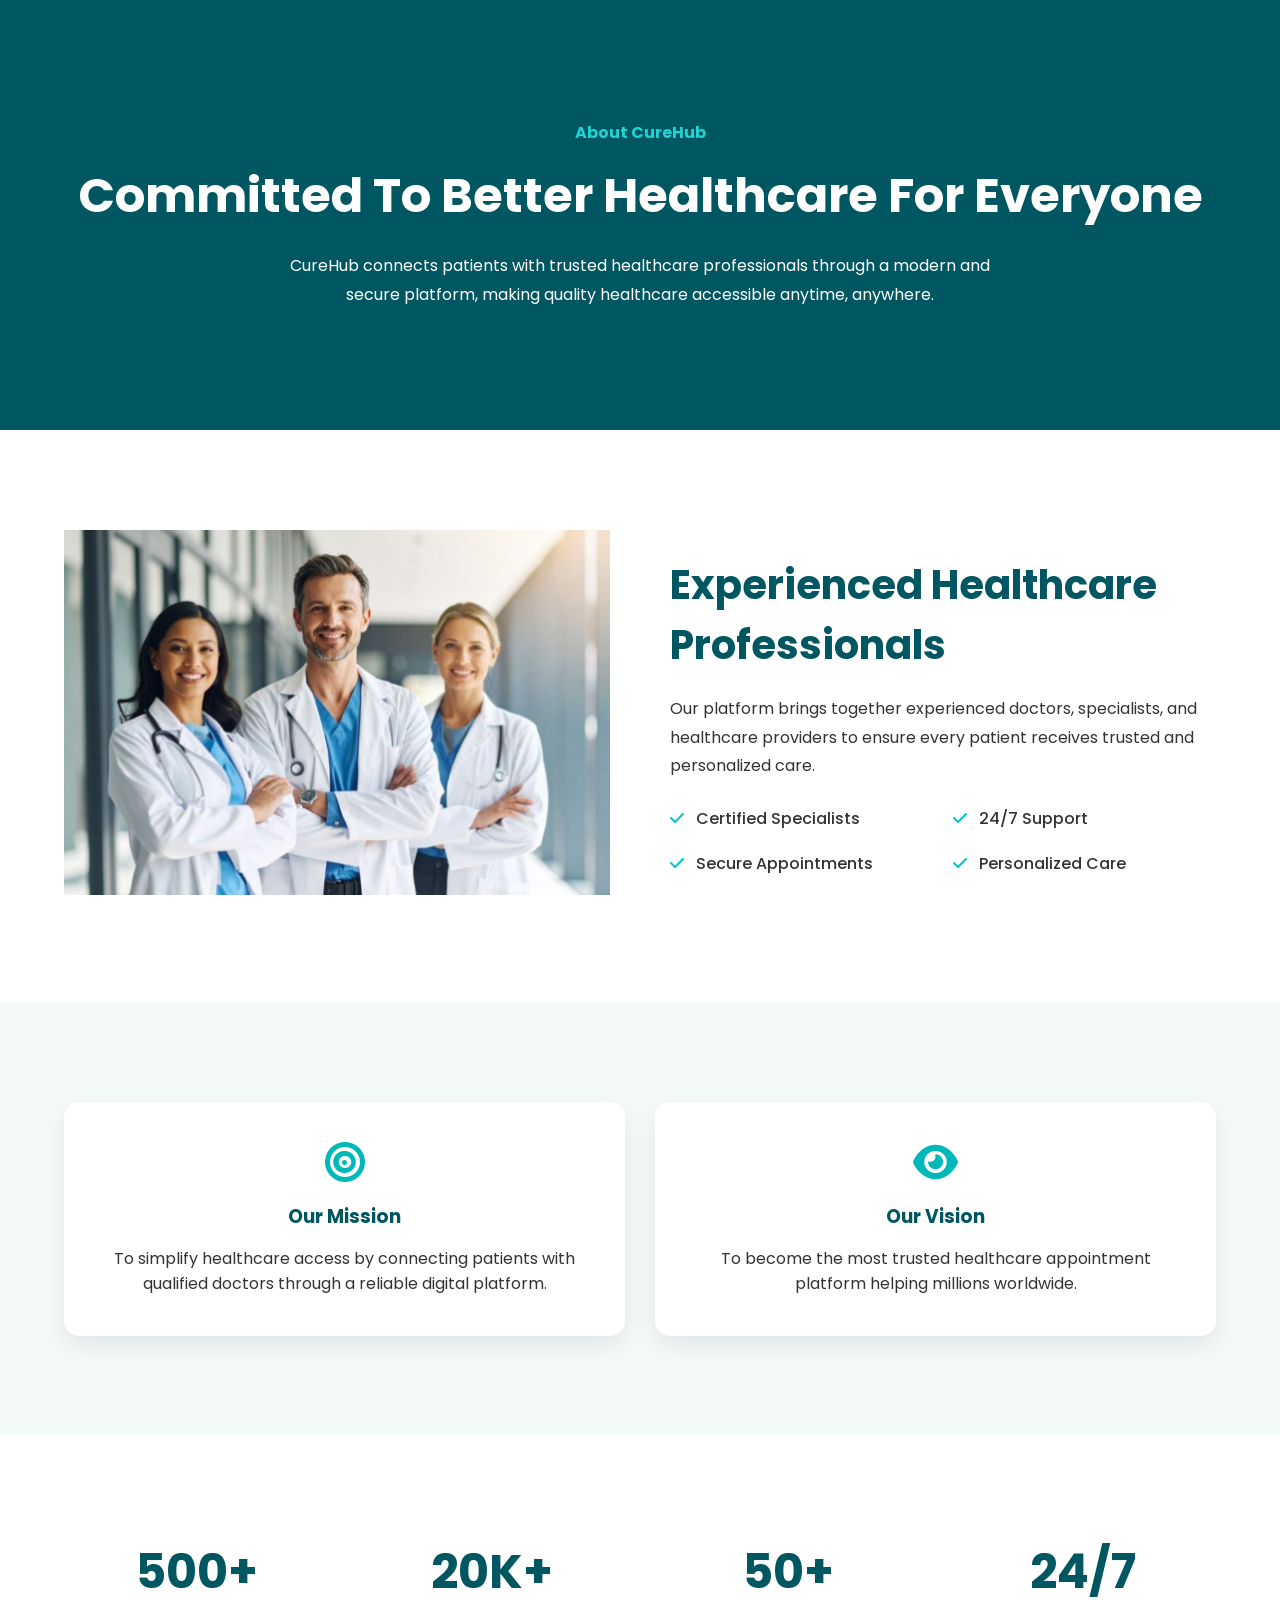
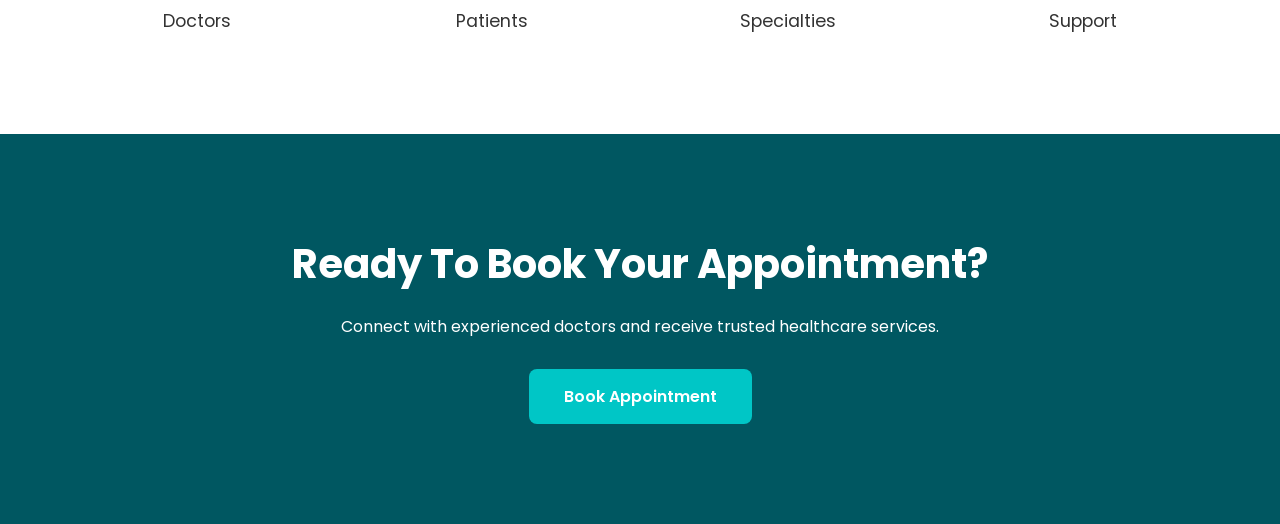
<file: assets/HTML/about.html>
<!DOCTYPE html>
<html lang="en">

<head>
    <meta charset="UTF-8">
    <meta name="viewport" content="width=device-width, initial-scale=1.0">
    <title>About Us | CureHub</title>

    <link rel="stylesheet" href="../css/about.css">
    <link rel="stylesheet" href="https://cdnjs.cloudflare.com/ajax/libs/font-awesome/6.5.1/css/all.min.css">
    <link rel="shortcut icon" href="../images/favicon.png" type="image/svg+xml">
</head>

<body>

    <!-- HERO SECTION -->

    <section class="about-hero">

        <div class="container">

            <div class="hero-content">

                <h4>About CureHub</h4>

                <h1>Committed To Better Healthcare For Everyone</h1>

                <p>
                    CureHub connects patients with trusted healthcare
                    professionals through a modern and secure platform,
                    making quality healthcare accessible anytime, anywhere.
                </p>

            </div>

        </div>

    </section>

    <!-- ABOUT -->

    <section class="about-section">

        <div class="container about-grid">

            <div class="about-image">

                <img src="../images/about-doctor.png" alt="Doctor">

            </div>

            <div class="about-content">

                <h2>Experienced Healthcare Professionals</h2>

                <p>
                    Our platform brings together experienced doctors,
                    specialists, and healthcare providers to ensure
                    every patient receives trusted and personalized care.
                </p>

                <div class="features">

                    <div>
                        <i class="fa-solid fa-check"></i>
                        Certified Specialists
                    </div>

                    <div>
                        <i class="fa-solid fa-check"></i>
                        24/7 Support
                    </div>

                    <div>
                        <i class="fa-solid fa-check"></i>
                        Secure Appointments
                    </div>

                    <div>
                        <i class="fa-solid fa-check"></i>
                        Personalized Care
                    </div>

                </div>

            </div>

        </div>

    </section>

    <!-- MISSION VISION -->

    <section class="mission-section">

        <div class="container mission-grid">

            <div class="card">

                <i class="fa-solid fa-bullseye"></i>

                <h3>Our Mission</h3>

                <p>
                    To simplify healthcare access by connecting patients
                    with qualified doctors through a reliable digital platform.
                </p>

            </div>

            <div class="card">

                <i class="fa-solid fa-eye"></i>

                <h3>Our Vision</h3>

                <p>
                    To become the most trusted healthcare appointment
                    platform helping millions worldwide.
                </p>

            </div>

        </div>

    </section>

    <!-- STATS -->

    <section class="stats">

        <div class="container stats-grid">

            <div>
                <h2>500+</h2>
                <p>Doctors</p>
            </div>

            <div>
                <h2>20K+</h2>
                <p>Patients</p>
            </div>

            <div>
                <h2>50+</h2>
                <p>Specialties</p>
            </div>

            <div>
                <h2>24/7</h2>
                <p>Support</p>
            </div>

        </div>

    </section>

    <!-- CTA -->

    <section class="cta">

        <div class="container">

            <h2>Ready To Book Your Appointment?</h2>

            <p>
                Connect with experienced doctors and receive trusted healthcare services.
            </p>

            <a href="appointment.html" class="btn">
                Book Appointment
            </a>

        </div>

    </section>

</body>

</html>
</file>
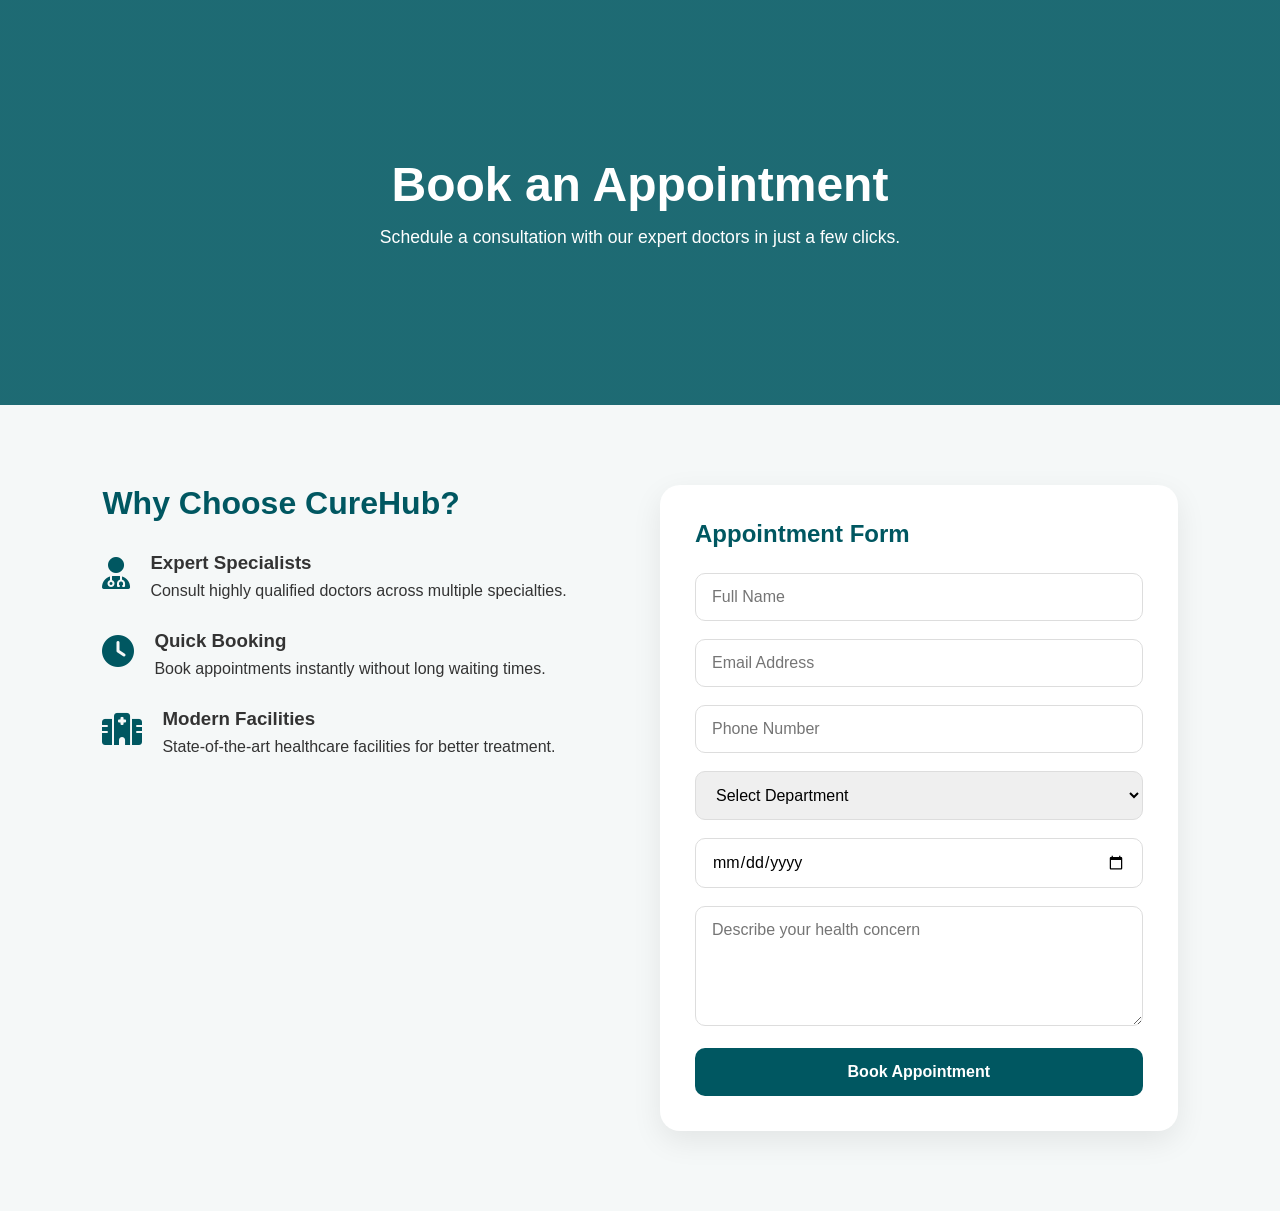
<file: assets/HTML/appointment.html>
<!DOCTYPE html>
<html lang="en">

<head>
    <meta charset="UTF-8">
    <meta name="viewport" content="width=device-width, initial-scale=1.0">
    <title>Book Appointment | CureHub</title>

    <link rel="stylesheet" href="../css/appointment.css">

    <link rel="stylesheet" href="https://cdnjs.cloudflare.com/ajax/libs/font-awesome/6.5.2/css/all.min.css">
    <link rel="shortcut icon" href="../images/favicon.png" type="image/svg+xml">
</head>

<body>

    <!-- Hero Section -->
    <section class="appointment-hero">
        <div class="hero-content">
            <h1>Book an Appointment</h1>
            <p>Schedule a consultation with our expert doctors in just a few clicks.</p>
        </div>
    </section>

    <!-- Appointment Form -->
    <section class="appointment-section">

        <div class="appointment-container">

            <div class="appointment-info">
                <h2>Why Choose CureHub?</h2>

                <div class="feature">
                    <i class="fas fa-user-doctor"></i>
                    <div>
                        <h3>Expert Specialists</h3>
                        <p>Consult highly qualified doctors across multiple specialties.</p>
                    </div>
                </div>

                <div class="feature">
                    <i class="fas fa-clock"></i>
                    <div>
                        <h3>Quick Booking</h3>
                        <p>Book appointments instantly without long waiting times.</p>
                    </div>
                </div>

                <div class="feature">
                    <i class="fas fa-hospital"></i>
                    <div>
                        <h3>Modern Facilities</h3>
                        <p>State-of-the-art healthcare facilities for better treatment.</p>
                    </div>
                </div>

            </div>

            <div class="appointment-form-card">

                <h2>Appointment Form</h2>

                <form>

                    <div class="input-group">
                        <input type="text" placeholder="Full Name" required>
                    </div>

                    <div class="input-group">
                        <input type="email" placeholder="Email Address" required>
                    </div>

                    <div class="input-group">
                        <input type="tel" placeholder="Phone Number" required>
                    </div>

                    <div class="input-group">
                        <select required>
                            <option value="">Select Department</option>
                            <option>Cardiology</option>
                            <option>Neurology</option>
                            <option>Orthopedics</option>
                            <option>Pediatrics</option>
                            <option>Dermatology</option>
                            <option>General Medicine</option>
                        </select>
                    </div>

                    <div class="input-group">
                        <input type="date" required>
                    </div>

                    <div class="input-group">
                        <textarea rows="5" placeholder="Describe your health concern"></textarea>
                    </div>

                    <button type="submit" class="btn">
                        Book Appointment
                    </button>

                </form>

            </div>

        </div>

    </section>

</body>

</html>
</file>
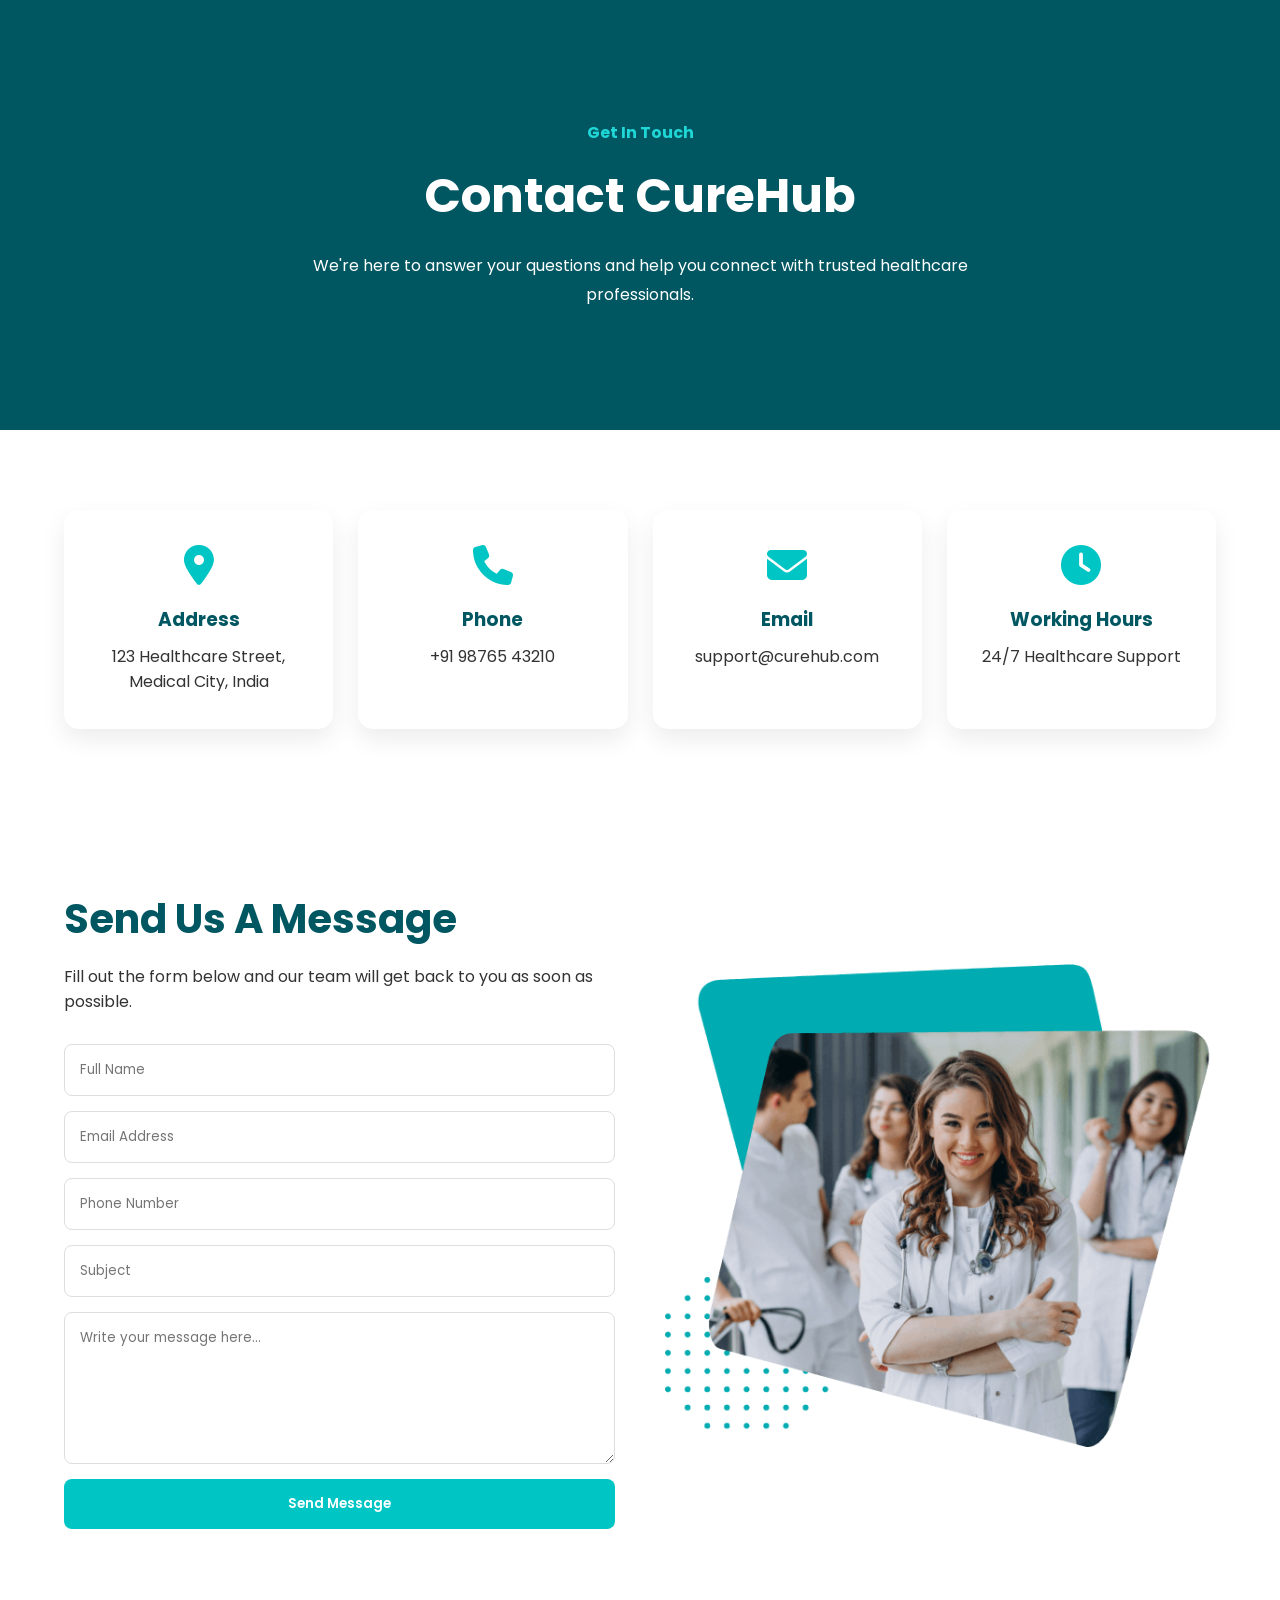
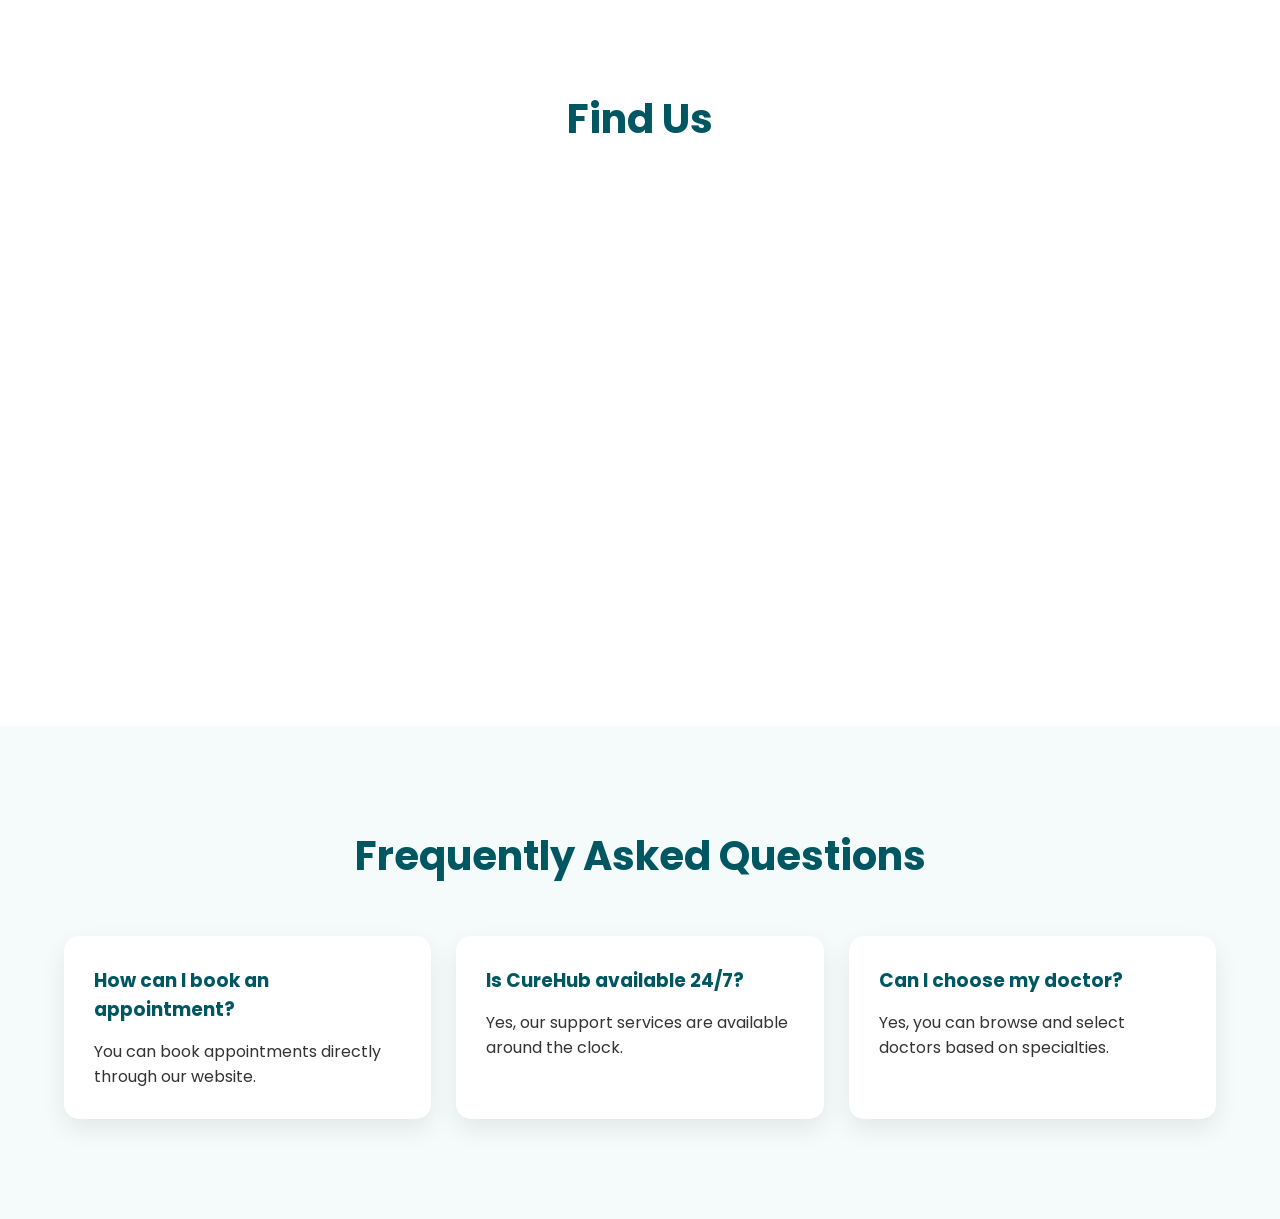
<file: assets/HTML/contact.html>
<!DOCTYPE html>
<html lang="en">
<head>
    <meta charset="UTF-8">
    <meta name="viewport" content="width=device-width, initial-scale=1.0">
    <title>Contact Us | CureHub</title>

    <link rel="stylesheet" href="../css/contact.css">

    <link rel="stylesheet"
    href="https://cdnjs.cloudflare.com/ajax/libs/font-awesome/6.5.1/css/all.min.css">
    <link rel="shortcut icon" href="../images/favicon.png" type="image/svg+xml">
</head>
<body>

<!-- HERO -->

<section class="contact-hero">

    <div class="container">

        <h4>Get In Touch</h4>

        <h1>Contact CureHub</h1>

        <p>
            We're here to answer your questions and help you connect with
            trusted healthcare professionals.
        </p>

    </div>

</section>

<!-- CONTACT INFO -->

<section class="contact-info">

    <div class="container">

        <div class="info-grid">

            <div class="info-card">
                <i class="fa-solid fa-location-dot"></i>
                <h3>Address</h3>
                <p>123 Healthcare Street, Medical City, India</p>
            </div>

            <div class="info-card">
                <i class="fa-solid fa-phone"></i>
                <h3>Phone</h3>
                <p>+91 98765 43210</p>
            </div>

            <div class="info-card">
                <i class="fa-solid fa-envelope"></i>
                <h3>Email</h3>
                <p>support@curehub.com</p>
            </div>

            <div class="info-card">
                <i class="fa-solid fa-clock"></i>
                <h3>Working Hours</h3>
                <p>24/7 Healthcare Support</p>
            </div>

        </div>

    </div>

</section>

<!-- CONTACT FORM -->

<section class="contact-section">

    <div class="container">

        <div class="contact-grid">

            <div class="contact-content">

                <h2>Send Us A Message</h2>

                <p>
                    Fill out the form below and our team will get back
                    to you as soon as possible.
                </p>

                <form>

                    <input type="text" placeholder="Full Name" required>

                    <input type="email" placeholder="Email Address" required>

                    <input type="tel" placeholder="Phone Number">

                    <input type="text" placeholder="Subject">

                    <textarea rows="6"
                    placeholder="Write your message here..."></textarea>

                    <button type="submit">
                        Send Message
                    </button>

                </form>

            </div>

            <div class="contact-image">

                <img src="../images/hero-banner.png"
                alt="Healthcare">

            </div>

        </div>

    </div>

</section>

<!-- MAP -->

<section class="map-section">

    <div class="container">

        <h2>Find Us</h2>

        <div class="map">

            <iframe
                src="https://maps.google.com/maps?q=Kolkata&t=&z=10&ie=UTF8&iwloc=&output=embed"
                loading="lazy">
            </iframe>

        </div>

    </div>

</section>

<!-- FAQ -->

<section class="faq-section">

    <div class="container">

        <h2>Frequently Asked Questions</h2>

        <div class="faq-grid">

            <div class="faq-card">
                <h3>How can I book an appointment?</h3>
                <p>
                    You can book appointments directly through our website.
                </p>
            </div>

            <div class="faq-card">
                <h3>Is CureHub available 24/7?</h3>
                <p>
                    Yes, our support services are available around the clock.
                </p>
            </div>

            <div class="faq-card">
                <h3>Can I choose my doctor?</h3>
                <p>
                    Yes, you can browse and select doctors based on specialties.
                </p>
            </div>

        </div>

    </div>

</section>

</body>
</html>
</file>
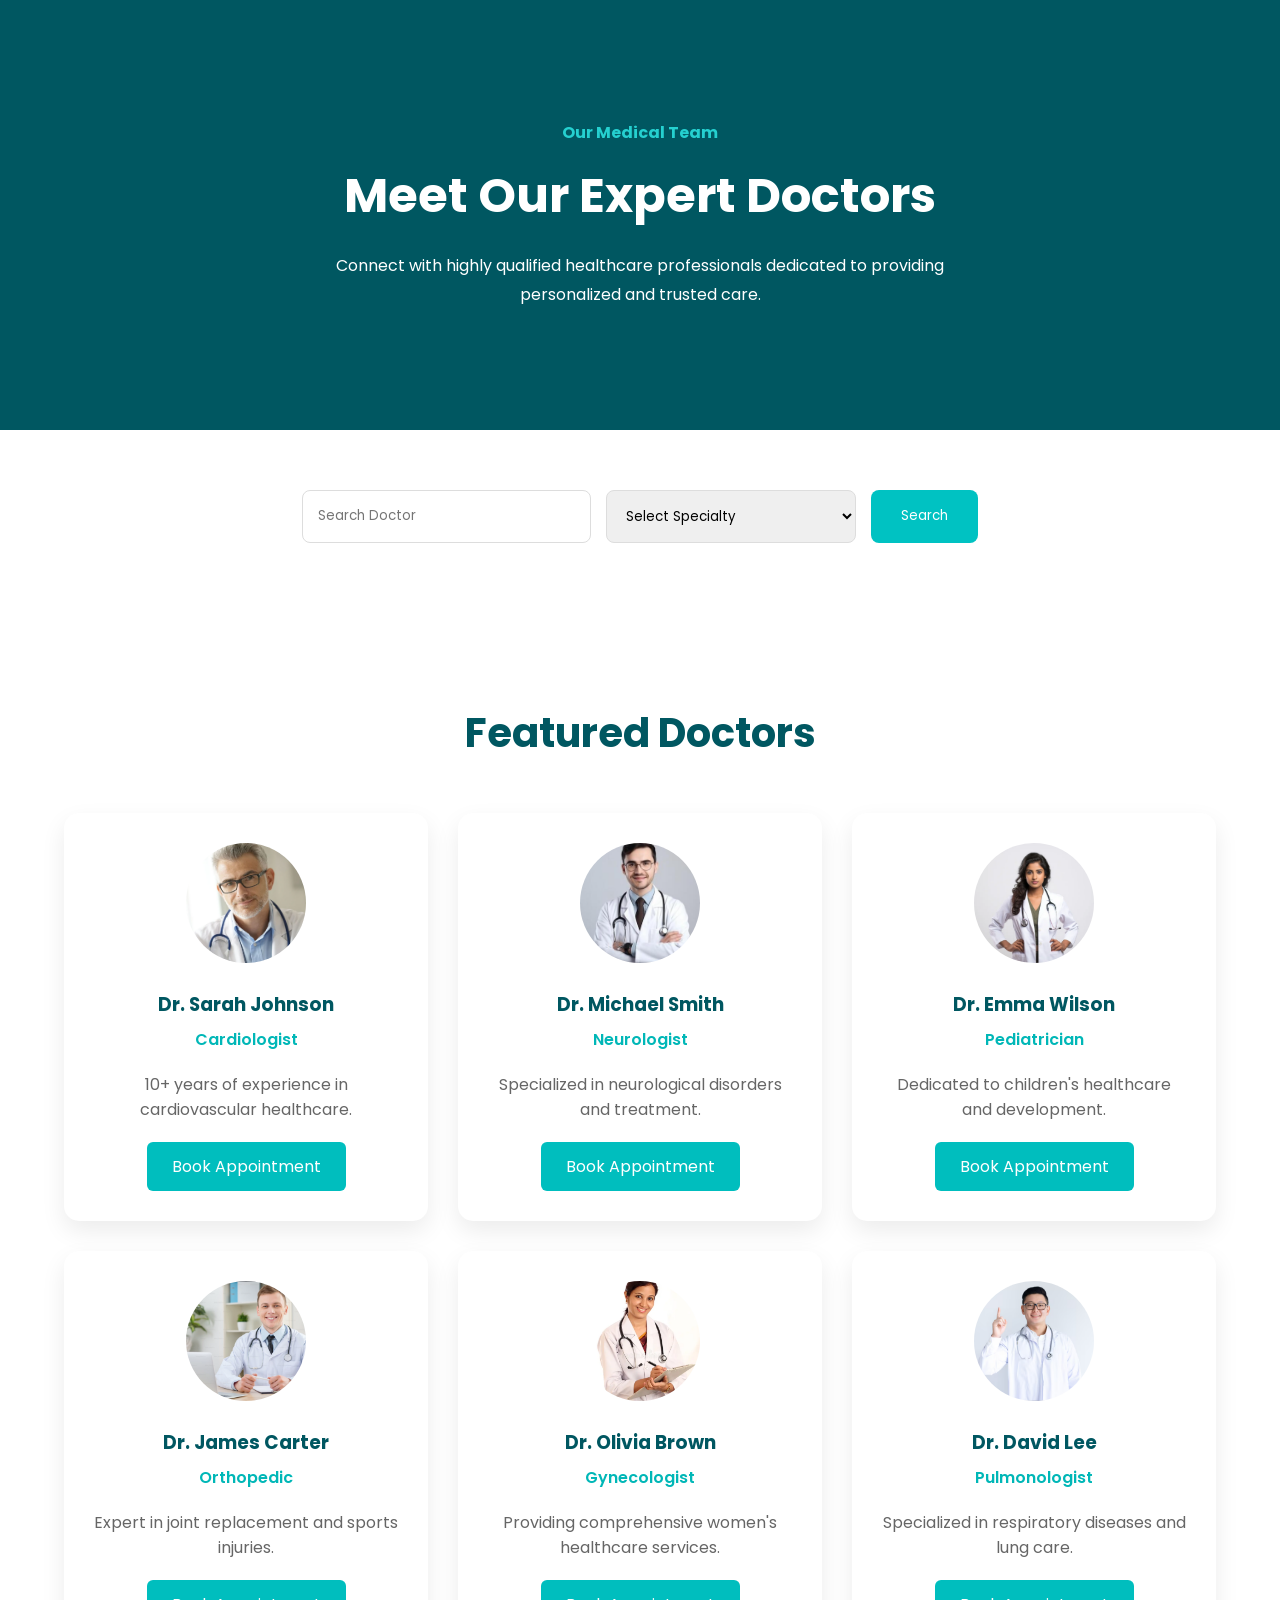
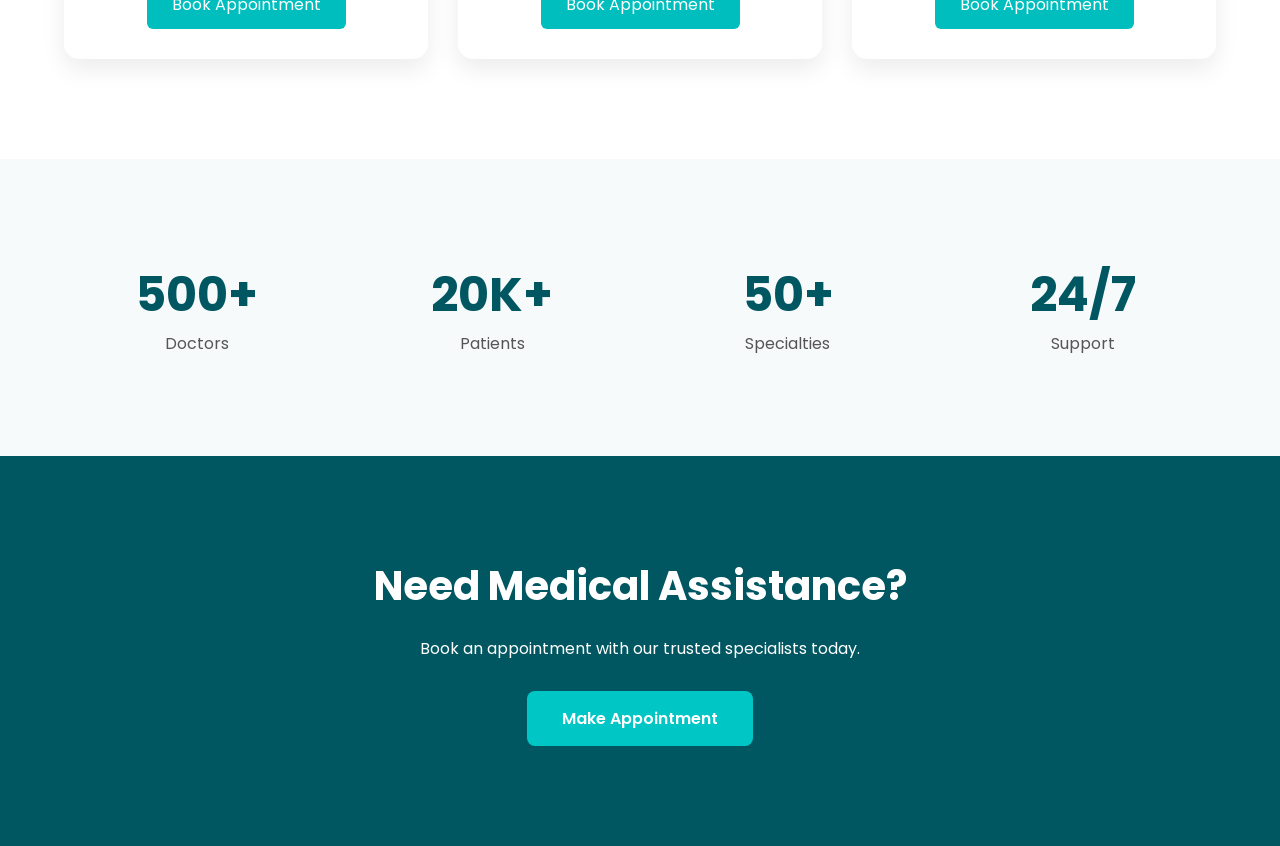
<file: assets/HTML/doctor.html>
<!DOCTYPE html>
<html lang="en">

<head>
    <meta charset="UTF-8">
    <meta name="viewport" content="width=device-width, initial-scale=1.0">
    <title>Doctors | CureHub</title>

    <link rel="stylesheet" href="../css/doctor.css">

    <link rel="stylesheet" href="https://cdnjs.cloudflare.com/ajax/libs/font-awesome/6.5.1/css/all.min.css">
    <link rel="shortcut icon" href="../images/favicon.png" type="image/svg+xml">
</head>

<body>

    <!-- HERO -->

    <section class="hero">

        <div class="container">

            <h4>Our Medical Team</h4>

            <h1>Meet Our Expert Doctors</h1>

            <p>
                Connect with highly qualified healthcare professionals
                dedicated to providing personalized and trusted care.
            </p>

        </div>

    </section>

    <!-- SEARCH -->

    <section class="search-section">

        <div class="container">

            <div class="search-box">

                <input type="text" placeholder="Search Doctor">

                <select>
                    <option>Select Specialty</option>
                    <option>Cardiology</option>
                    <option>Neurology</option>
                    <option>Pediatrics</option>
                    <option>Orthopedics</option>
                </select>

                <button>Search</button>

            </div>

        </div>

    </section>

    <!-- DOCTORS -->

    <section class="doctors">

        <div class="container">

            <div class="section-title">
                <h2>Featured Doctors</h2>
            </div>

            <div class="doctor-grid">

                <div class="doctor-card">

                    <img src="../images/doctor1.png" alt="Doctor">

                    <h3>Dr. Sarah Johnson</h3>

                    <span>Cardiologist</span>

                    <p>
                        10+ years of experience in cardiovascular healthcare.
                    </p>

                    <a href="appointment.html">Book Appointment</a>

                </div>

                <div class="doctor-card">

                    <img src="../images/doctor2.png" alt="Doctor">

                    <h3>Dr. Michael Smith</h3>

                    <span>Neurologist</span>

                    <p>
                        Specialized in neurological disorders and treatment.
                    </p>

                    <a href="appointment.html">Book Appointment</a>

                </div>

                <div class="doctor-card">

                    <img src="../images/doctor3.png" alt="Doctor">

                    <h3>Dr. Emma Wilson</h3>

                    <span>Pediatrician</span>

                    <p>
                        Dedicated to children's healthcare and development.
                    </p>

                    <a href="appointment.html">Book Appointment</a>

                </div>

                <div class="doctor-card">

                    <img src="../images/doctor4.png" alt="Doctor">

                    <h3>Dr. James Carter</h3>

                    <span>Orthopedic</span>

                    <p>
                        Expert in joint replacement and sports injuries.
                    </p>

                    <a href="appointment.html">Book Appointment</a>

                </div>

                <div class="doctor-card">

                    <img src="../images/doctor5.png" alt="Doctor">

                    <h3>Dr. Olivia Brown</h3>

                    <span>Gynecologist</span>

                    <p>
                        Providing comprehensive women's healthcare services.
                    </p>

                    <a href="appointment.html">Book Appointment</a>

                </div>

                <div class="doctor-card">

                    <img src="../images/doctor6.png" alt="Doctor">

                    <h3>Dr. David Lee</h3>

                    <span>Pulmonologist</span>

                    <p>
                        Specialized in respiratory diseases and lung care.
                    </p>

                    <a href="appointment.html">Book Appointment</a>

                </div>

            </div>

        </div>

    </section>

    <!-- STATS -->

    <section class="stats">

        <div class="container stats-grid">

            <div>
                <h2>500+</h2>
                <p>Doctors</p>
            </div>

            <div>
                <h2>20K+</h2>
                <p>Patients</p>
            </div>

            <div>
                <h2>50+</h2>
                <p>Specialties</p>
            </div>

            <div>
                <h2>24/7</h2>
                <p>Support</p>
            </div>

        </div>

    </section>

    <!-- CTA -->

    <section class="cta">

        <div class="container">

            <h2>Need Medical Assistance?</h2>

            <p>
                Book an appointment with our trusted specialists today.
            </p>

            <a href="appointment.html" class="btn">
                Make Appointment
            </a>

        </div>

    </section>

</body>

</html>
</file>
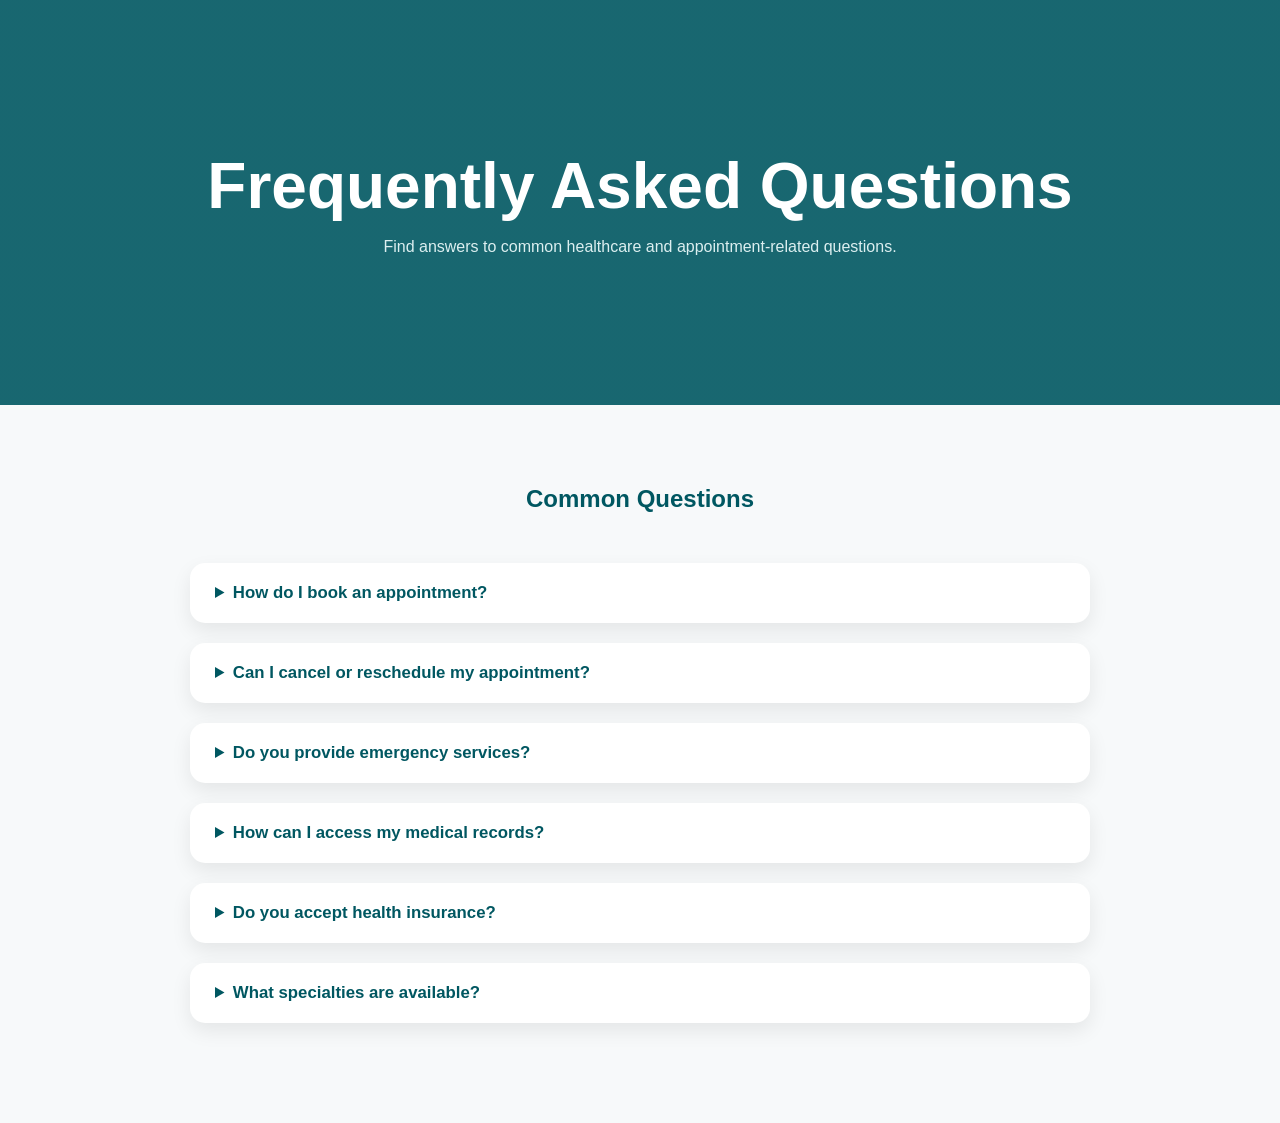
<file: assets/HTML/faq.html>
<!DOCTYPE html>
<html lang="en">

<head>
    <meta charset="UTF-8">
    <meta name="viewport" content="width=device-width, initial-scale=1.0">
    <title>FAQs | CureHub</title>

    <link rel="stylesheet" href="../css/faq.css">

    <link rel="stylesheet" href="https://cdnjs.cloudflare.com/ajax/libs/font-awesome/6.5.2/css/all.min.css">
    <link rel="shortcut icon" href="../images/favicon.png" type="image/svg+xml">
</head>

<body>

    <section class="hero">
        <div class="hero-content">
            <h1>Frequently Asked Questions</h1>
            <p>Find answers to common healthcare and appointment-related questions.</p>
        </div>
    </section>

    <section class="faq-section">

        <div class="section-title">
            <h2>Common Questions</h2>
        </div>

        <div class="faq-container">

            <details>
                <summary>How do I book an appointment?</summary>
                <p>You can book an appointment through our Appointment page.</p>
            </details>

            <details>
                <summary>Can I cancel or reschedule my appointment?</summary>
                <p>Yes, appointments can be modified subject to availability.</p>
            </details>

            <details>
                <summary>Do you provide emergency services?</summary>
                <p>Yes, our emergency department operates 24/7.</p>
            </details>

            <details>
                <summary>How can I access my medical records?</summary>
                <p>You may request records through our support team.</p>
            </details>

            <details>
                <summary>Do you accept health insurance?</summary>
                <p>Yes, we work with a variety of insurance providers.</p>
            </details>

            <details>
                <summary>What specialties are available?</summary>
                <p>We provide Cardiology, Neurology, Orthopedics, Pediatrics and more.</p>
            </details>

        </div>

    </section>

</body>

</html>
</file>
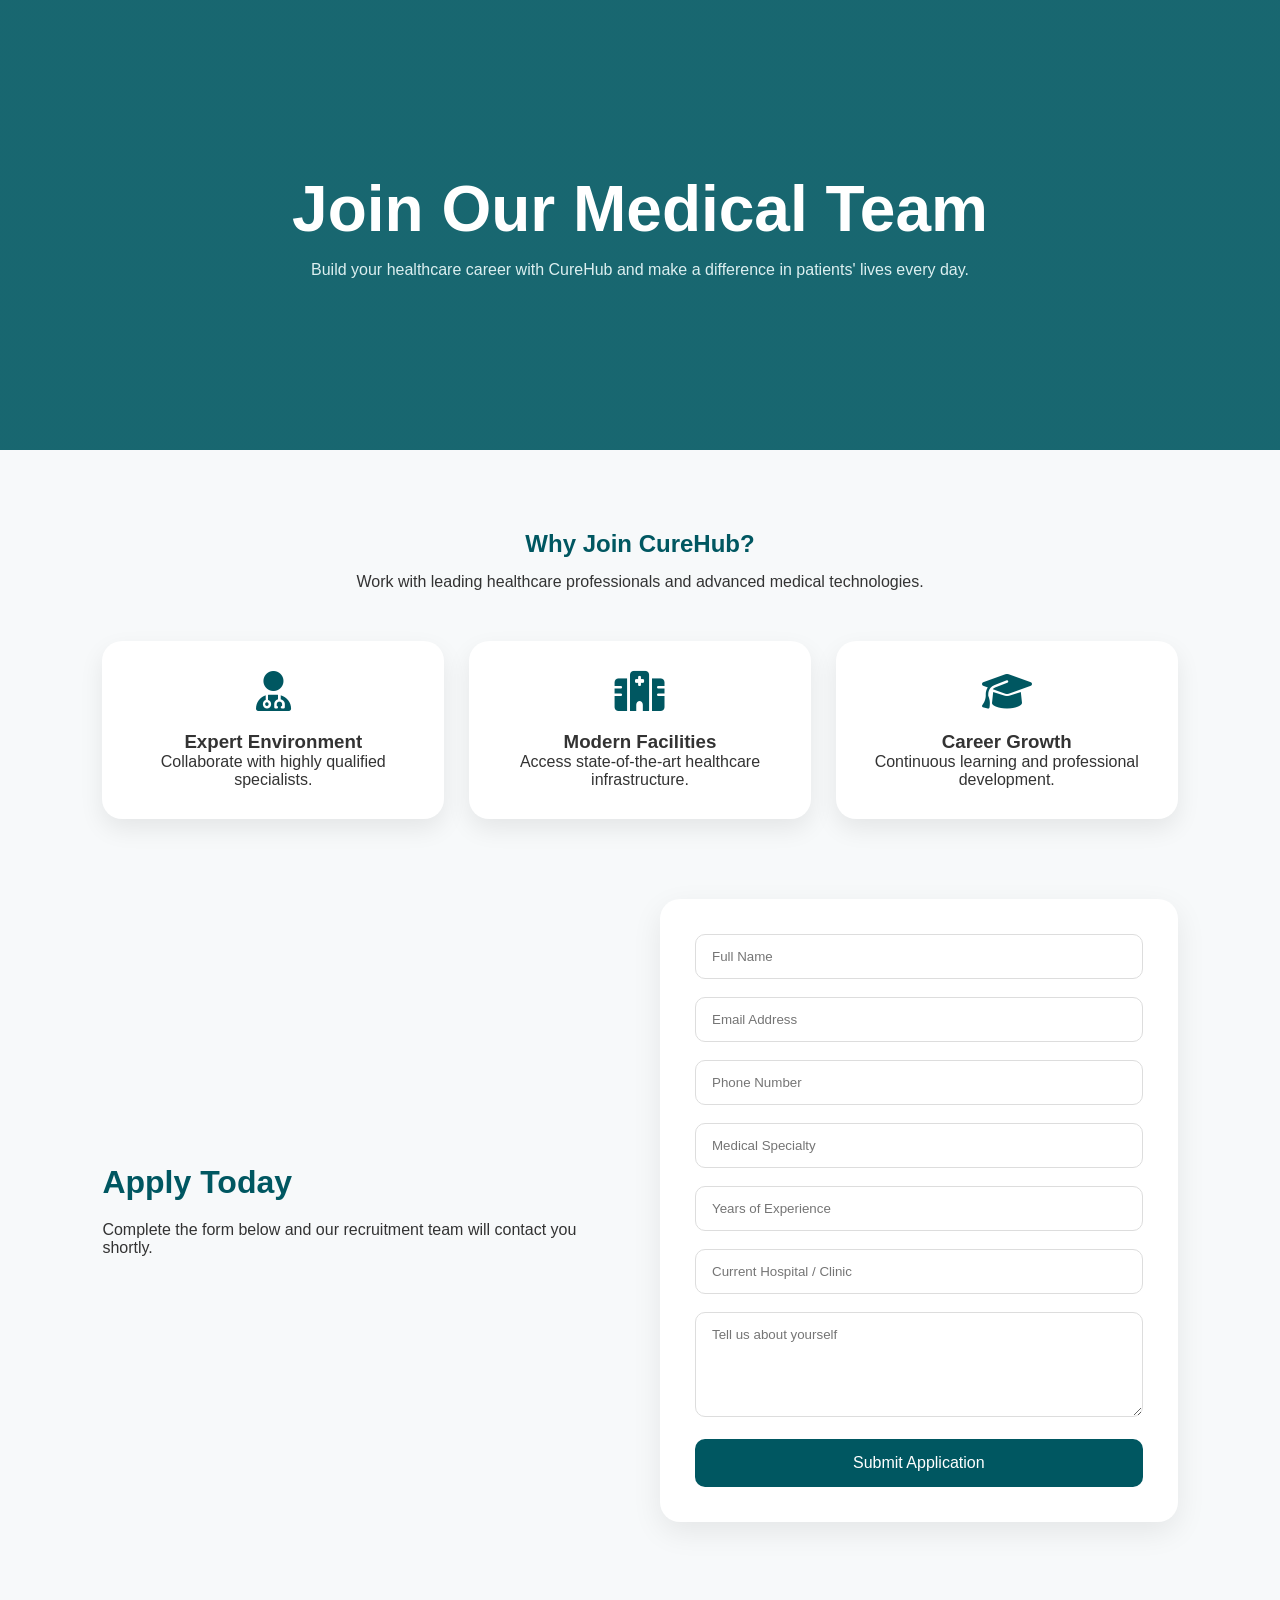
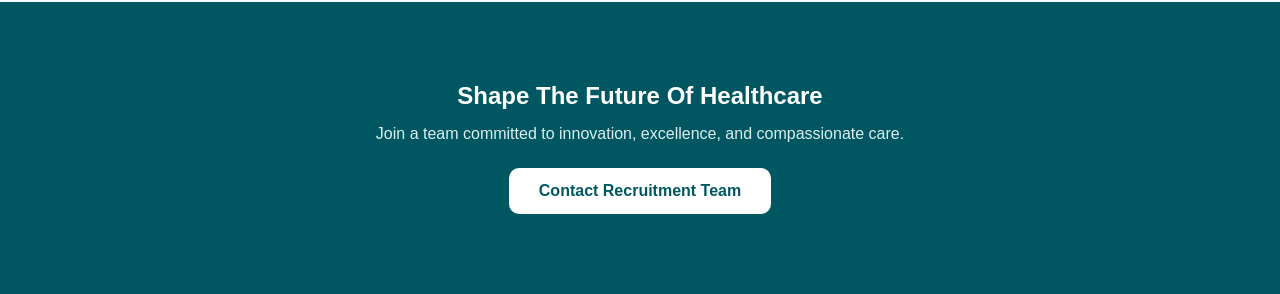
<file: assets/HTML/join-doctor.html>
<!DOCTYPE html>
<html lang="en">

<head>
    <meta charset="UTF-8">
    <meta name="viewport" content="width=device-width, initial-scale=1.0">
    <title>Become a Doctor | CureHub</title>

    <link rel="stylesheet" href="../css/join-doctor.css">

    <link rel="stylesheet" href="https://cdnjs.cloudflare.com/ajax/libs/font-awesome/6.5.2/css/all.min.css">
    <link rel="shortcut icon" href="../images/favicon.png" type="image/svg+xml">
</head>

<body>

    <!-- Hero -->

    <section class="hero">

        <div class="hero-content">
            <h1>Join Our Medical Team</h1>

            <p>
                Build your healthcare career with CureHub and
                make a difference in patients' lives every day.
            </p>
        </div>

    </section>

    <!-- Benefits -->

    <section class="benefits">

        <div class="section-title">
            <h2>Why Join CureHub?</h2>
            <p>
                Work with leading healthcare professionals and
                advanced medical technologies.
            </p>
        </div>

        <div class="benefit-grid">

            <div class="benefit-card">
                <i class="fas fa-user-doctor"></i>
                <h3>Expert Environment</h3>
                <p>
                    Collaborate with highly qualified specialists.
                </p>
            </div>

            <div class="benefit-card">
                <i class="fas fa-hospital"></i>
                <h3>Modern Facilities</h3>
                <p>
                    Access state-of-the-art healthcare infrastructure.
                </p>
            </div>

            <div class="benefit-card">
                <i class="fas fa-graduation-cap"></i>
                <h3>Career Growth</h3>
                <p>
                    Continuous learning and professional development.
                </p>
            </div>

        </div>

    </section>

    <!-- Form -->

    <section class="doctor-form-section">

        <div class="form-container">

            <div class="form-info">
                <h2>Apply Today</h2>

                <p>
                    Complete the form below and our recruitment
                    team will contact you shortly.
                </p>
            </div>

            <div class="form-card">

                <form>

                    <div class="input-group">
                        <input type="text" placeholder="Full Name" required>
                    </div>

                    <div class="input-group">
                        <input type="email" placeholder="Email Address" required>
                    </div>

                    <div class="input-group">
                        <input type="tel" placeholder="Phone Number" required>
                    </div>

                    <div class="input-group">
                        <input type="text" placeholder="Medical Specialty" required>
                    </div>

                    <div class="input-group">
                        <input type="text" placeholder="Years of Experience" required>
                    </div>

                    <div class="input-group">
                        <input type="text" placeholder="Current Hospital / Clinic">
                    </div>

                    <div class="input-group">
                        <textarea rows="5" placeholder="Tell us about yourself"></textarea>
                    </div>

                    <button type="submit" class="btn">
                        Submit Application
                    </button>

                </form>

            </div>

        </div>

    </section>

    <!-- CTA -->

    <section class="cta">

        <h2>Shape The Future Of Healthcare</h2>

        <p>
            Join a team committed to innovation,
            excellence, and compassionate care.
        </p>

        <a href="contact.html" class="cta-btn">
            Contact Recruitment Team
        </a>

    </section>

</body>

</html>
</file>
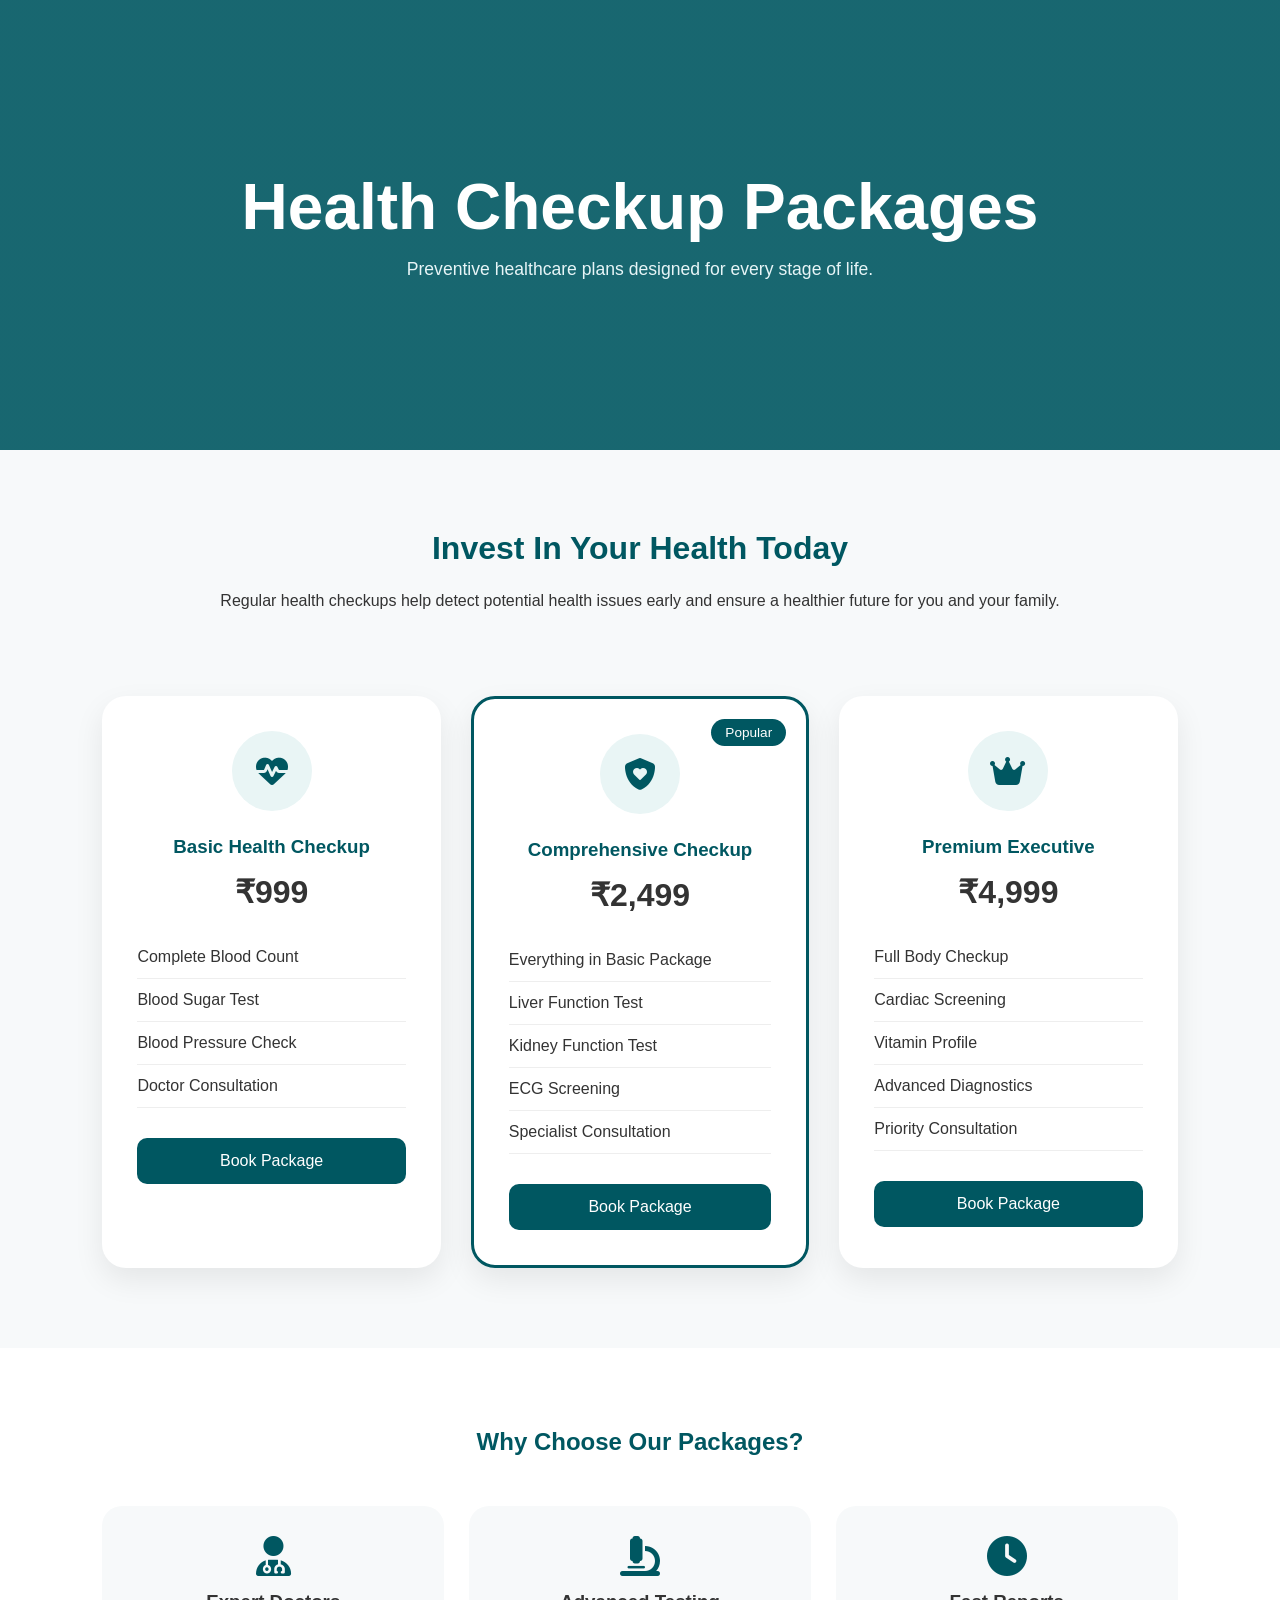
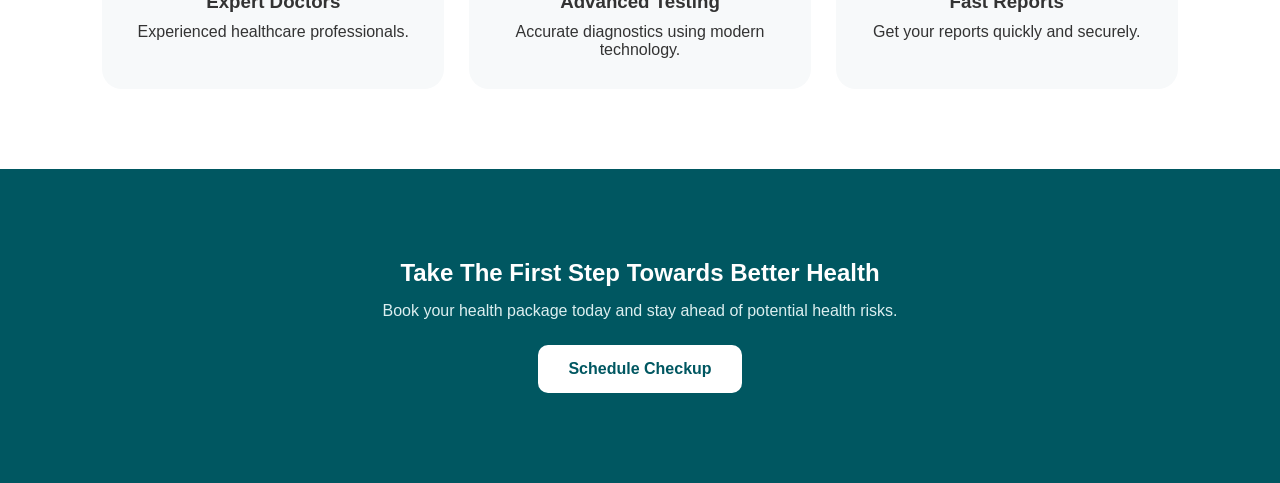
<file: assets/HTML/packages.html>
<!DOCTYPE html>
<html lang="en">

<head>
    <meta charset="UTF-8">
    <meta name="viewport" content="width=device-width, initial-scale=1.0">
    <title>Health Packages | CureHub</title>

    <link rel="stylesheet" href="../css/packages.css">

    <link rel="stylesheet" href="https://cdnjs.cloudflare.com/ajax/libs/font-awesome/6.5.2/css/all.min.css">
    <link rel="shortcut icon" href="../images/favicon.png" type="image/svg+xml">
</head>

<body>

    <!-- Hero Section -->

    <section class="hero">
        <div class="hero-content">
            <h1>Health Checkup Packages</h1>
            <p>
                Preventive healthcare plans designed for every stage of life.
            </p>
        </div>
    </section>

    <!-- Intro -->

    <section class="intro">
        <h2>Invest In Your Health Today</h2>

        <p>
            Regular health checkups help detect potential health issues early
            and ensure a healthier future for you and your family.
        </p>
    </section>

    <!-- Packages -->

    <section class="packages">

        <div class="package-card">
            <div class="package-icon">
                <i class="fas fa-heart-pulse"></i>
            </div>

            <h3>Basic Health Checkup</h3>

            <div class="price">₹999</div>

            <ul>
                <li>Complete Blood Count</li>
                <li>Blood Sugar Test</li>
                <li>Blood Pressure Check</li>
                <li>Doctor Consultation</li>
            </ul>

            <a href="appointment.html" class="btn">
                Book Package
            </a>
        </div>

        <div class="package-card featured">

            <span class="badge">Popular</span>

            <div class="package-icon">
                <i class="fas fa-shield-heart"></i>
            </div>

            <h3>Comprehensive Checkup</h3>

            <div class="price">₹2,499</div>

            <ul>
                <li>Everything in Basic Package</li>
                <li>Liver Function Test</li>
                <li>Kidney Function Test</li>
                <li>ECG Screening</li>
                <li>Specialist Consultation</li>
            </ul>

            <a href="appointment.html" class="btn">
                Book Package
            </a>
        </div>

        <div class="package-card">
            <div class="package-icon">
                <i class="fas fa-crown"></i>
            </div>

            <h3>Premium Executive</h3>

            <div class="price">₹4,999</div>

            <ul>
                <li>Full Body Checkup</li>
                <li>Cardiac Screening</li>
                <li>Vitamin Profile</li>
                <li>Advanced Diagnostics</li>
                <li>Priority Consultation</li>
            </ul>

            <a href="appointment.html" class="btn">
                Book Package
            </a>
        </div>

    </section>

    <!-- Benefits -->

    <section class="benefits">

        <h2>Why Choose Our Packages?</h2>

        <div class="benefits-grid">

            <div class="benefit-card">
                <i class="fas fa-user-doctor"></i>
                <h3>Expert Doctors</h3>
                <p>Experienced healthcare professionals.</p>
            </div>

            <div class="benefit-card">
                <i class="fas fa-microscope"></i>
                <h3>Advanced Testing</h3>
                <p>Accurate diagnostics using modern technology.</p>
            </div>

            <div class="benefit-card">
                <i class="fas fa-clock"></i>
                <h3>Fast Reports</h3>
                <p>Get your reports quickly and securely.</p>
            </div>

        </div>

    </section>

    <!-- CTA -->

    <section class="cta">

        <h2>Take The First Step Towards Better Health</h2>

        <p>
            Book your health package today and stay ahead of potential health risks.
        </p>

        <a href="appointment.html" class="cta-btn">
            Schedule Checkup
        </a>

    </section>

</body>

</html>
</file>
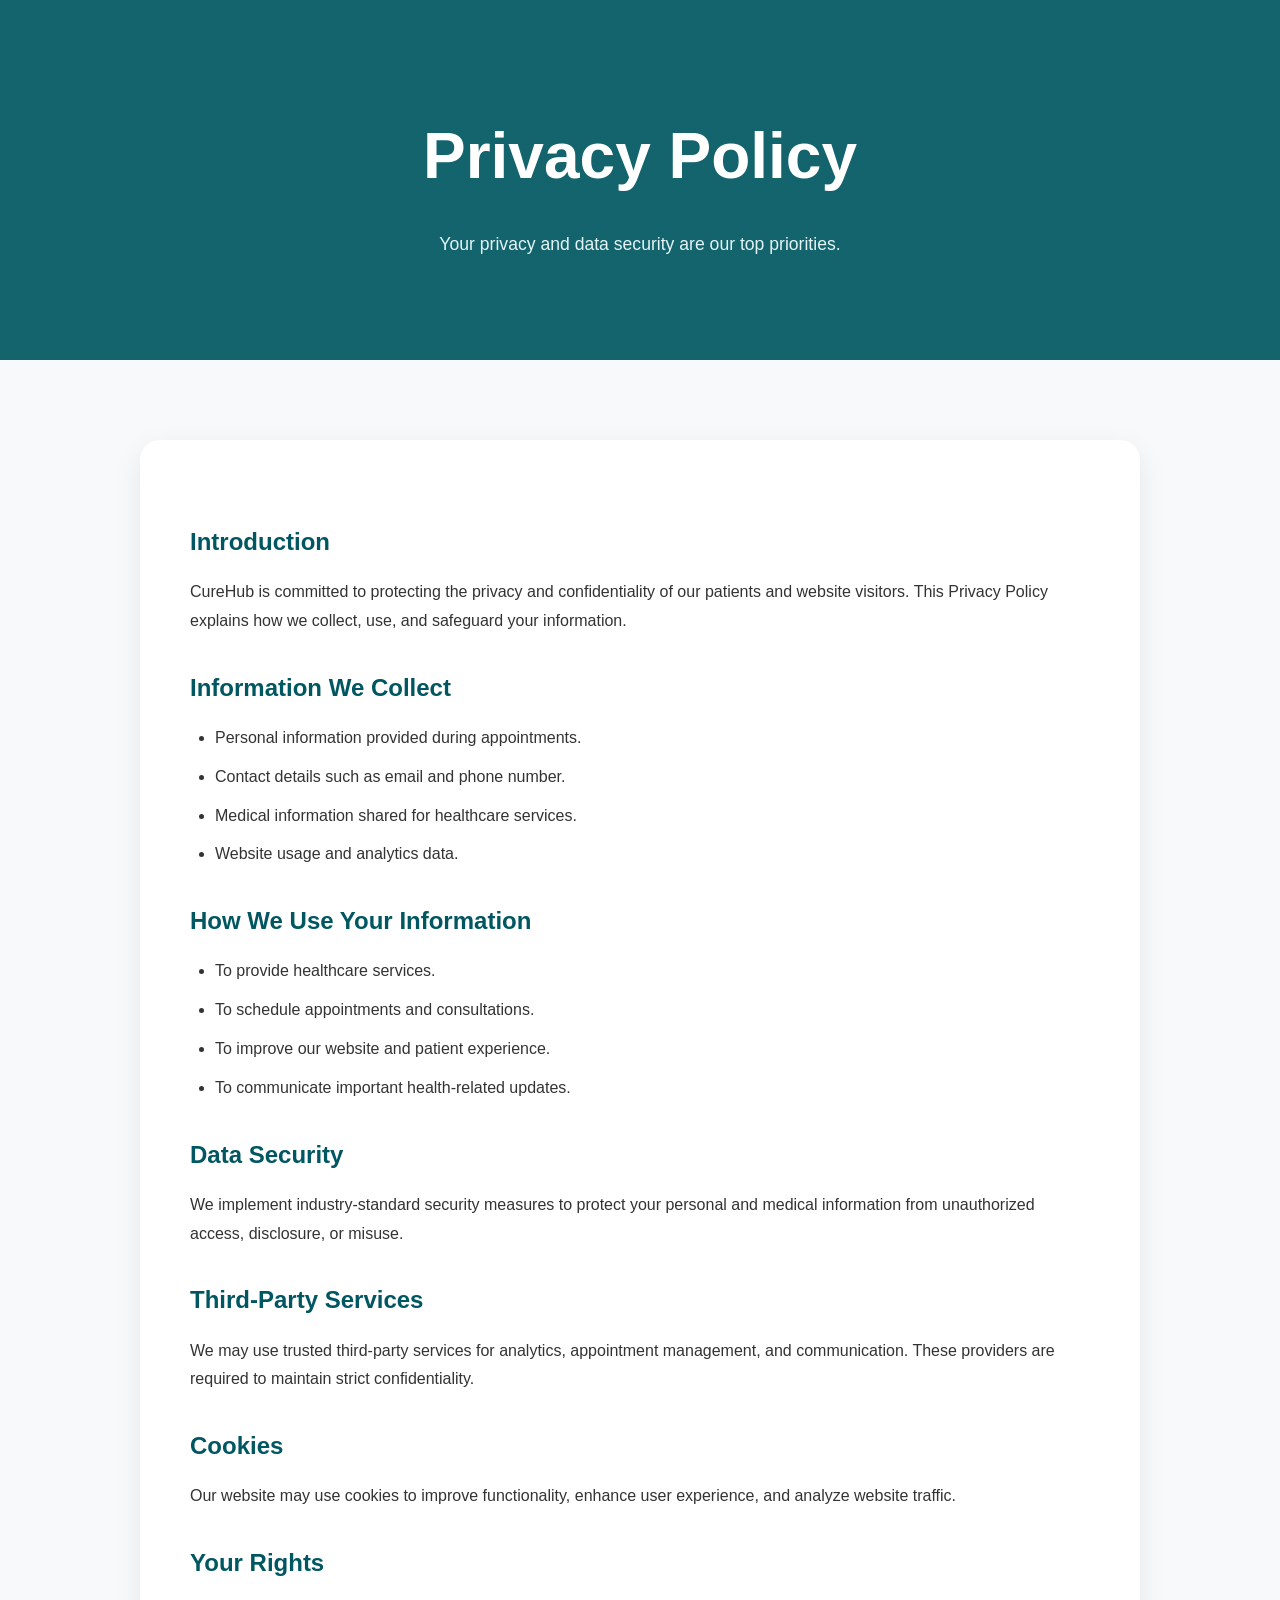
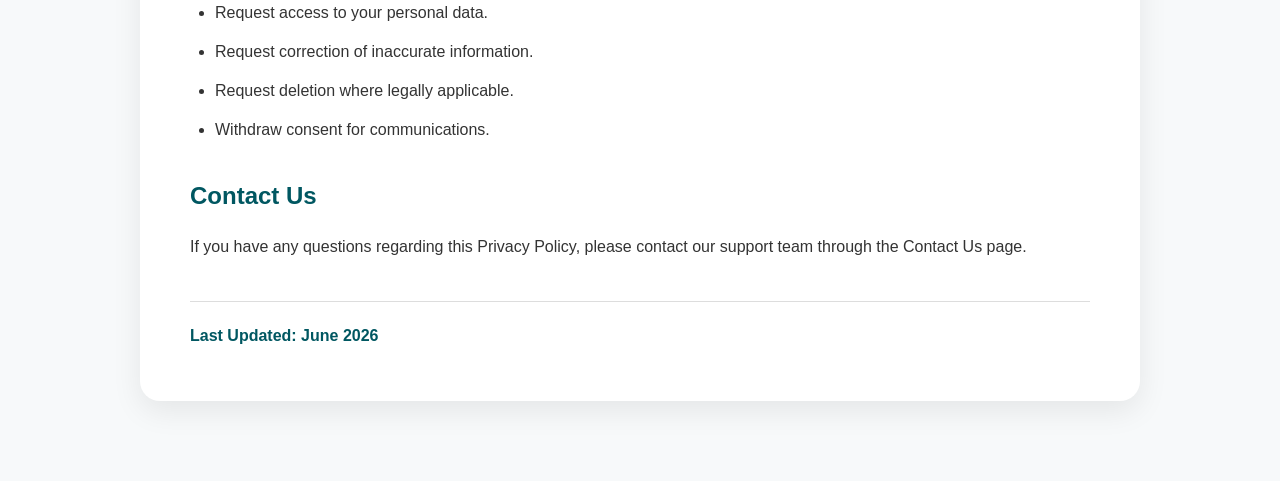
<file: assets/HTML/privacy.html>
<!DOCTYPE html>
<html lang="en">

<head>
    <meta charset="UTF-8">
    <meta name="viewport" content="width=device-width, initial-scale=1.0">
    <title>Privacy Policy | CureHub</title>

    <link rel="stylesheet" href="../css/privacy.css">

    <link rel="stylesheet" href="https://cdnjs.cloudflare.com/ajax/libs/font-awesome/6.5.2/css/all.min.css">
    <link rel="shortcut icon" href="../images/favicon.png" type="image/svg+xml">
</head>

<body>

    <!-- Hero -->

    <section class="hero">
        <div class="hero-content">
            <h1>Privacy Policy</h1>
            <p>
                Your privacy and data security are our top priorities.
            </p>
        </div>
    </section>

    <!-- Privacy Content -->

    <section class="privacy-container">

        <div class="privacy-card">

            <h2>Introduction</h2>

            <p>
                CureHub is committed to protecting the privacy and
                confidentiality of our patients and website visitors.
                This Privacy Policy explains how we collect, use,
                and safeguard your information.
            </p>

            <h2>Information We Collect</h2>

            <ul>
                <li>Personal information provided during appointments.</li>
                <li>Contact details such as email and phone number.</li>
                <li>Medical information shared for healthcare services.</li>
                <li>Website usage and analytics data.</li>
            </ul>

            <h2>How We Use Your Information</h2>

            <ul>
                <li>To provide healthcare services.</li>
                <li>To schedule appointments and consultations.</li>
                <li>To improve our website and patient experience.</li>
                <li>To communicate important health-related updates.</li>
            </ul>

            <h2>Data Security</h2>

            <p>
                We implement industry-standard security measures to
                protect your personal and medical information from
                unauthorized access, disclosure, or misuse.
            </p>

            <h2>Third-Party Services</h2>

            <p>
                We may use trusted third-party services for analytics,
                appointment management, and communication. These
                providers are required to maintain strict confidentiality.
            </p>

            <h2>Cookies</h2>

            <p>
                Our website may use cookies to improve functionality,
                enhance user experience, and analyze website traffic.
            </p>

            <h2>Your Rights</h2>

            <ul>
                <li>Request access to your personal data.</li>
                <li>Request correction of inaccurate information.</li>
                <li>Request deletion where legally applicable.</li>
                <li>Withdraw consent for communications.</li>
            </ul>

            <div class="link">
                <h2><a href="contact.html">Contact Us</a></h2>
            </div>

            <p>
                If you have any questions regarding this Privacy Policy,
                please contact our support team through the Contact Us page.
            </p>

            <div class="last-update">
                Last Updated: June 2026
            </div>

        </div>

    </section>

</body>

</html>
</file>
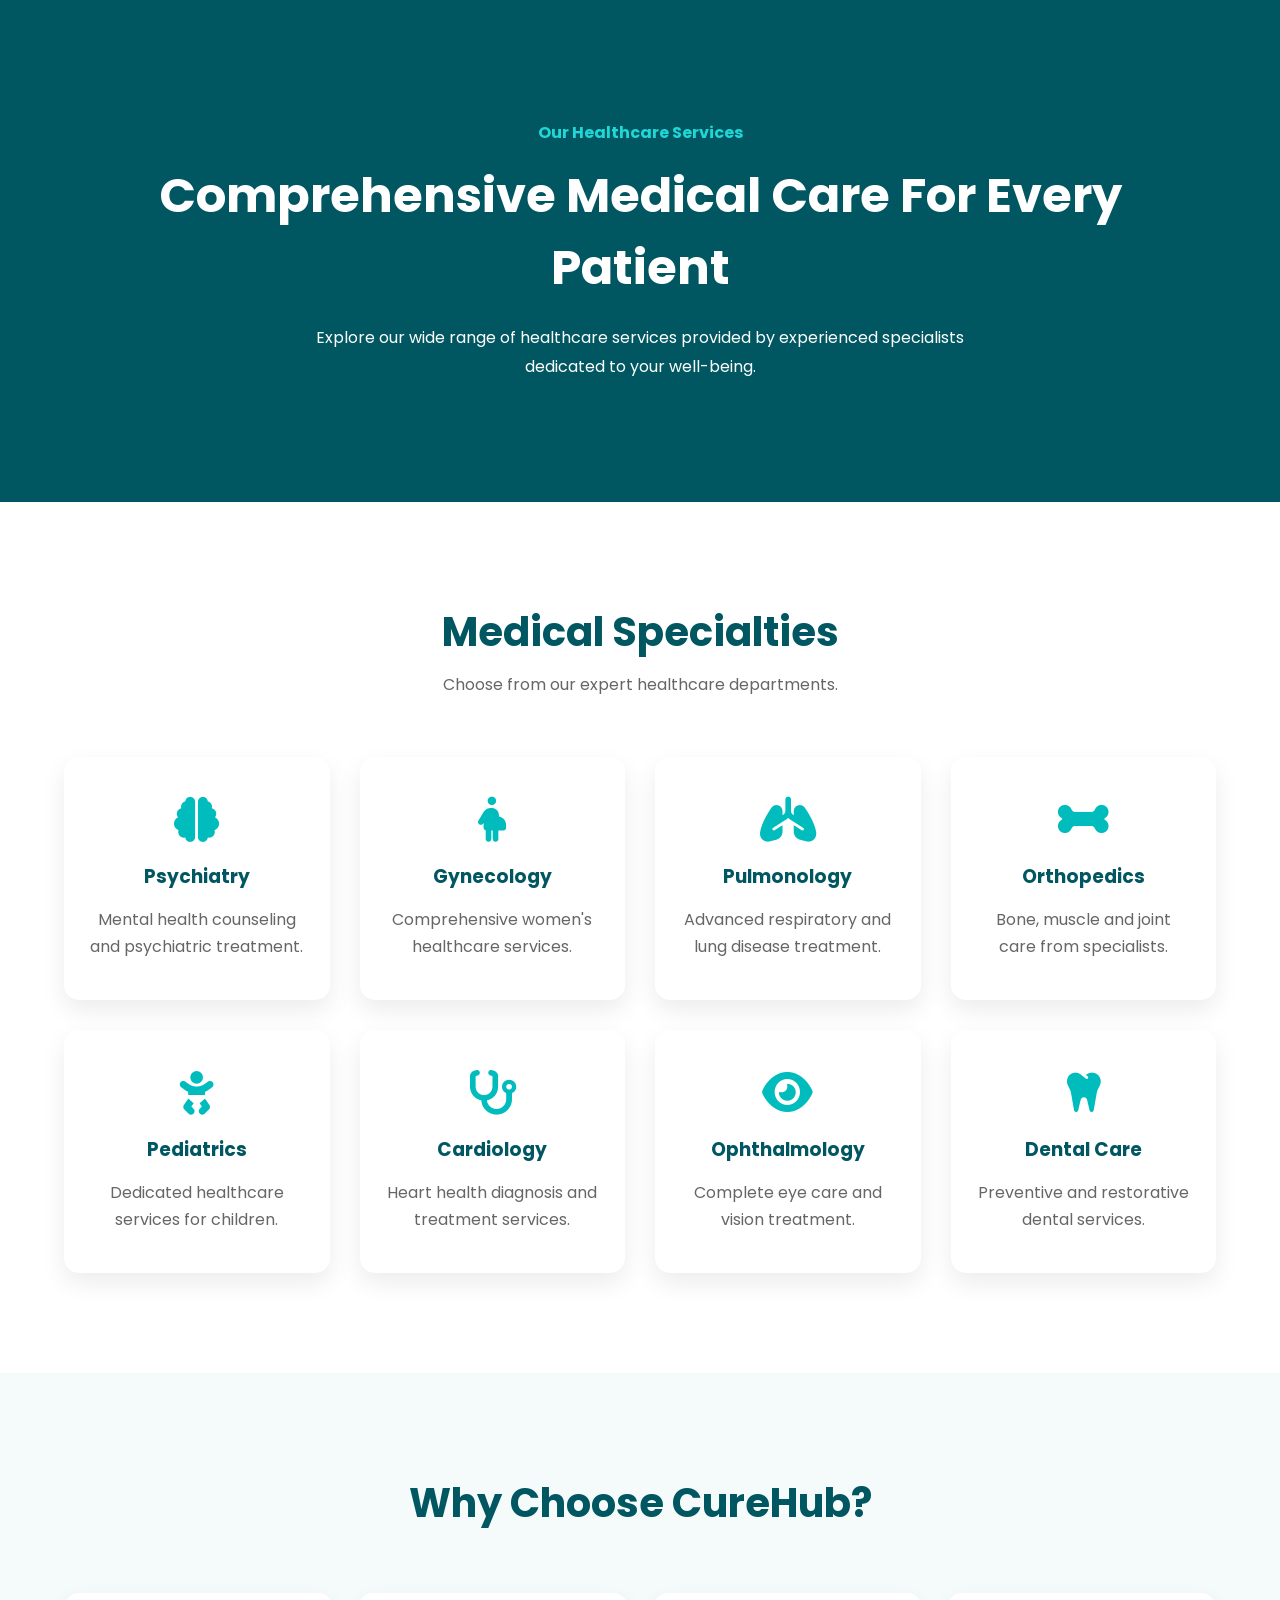
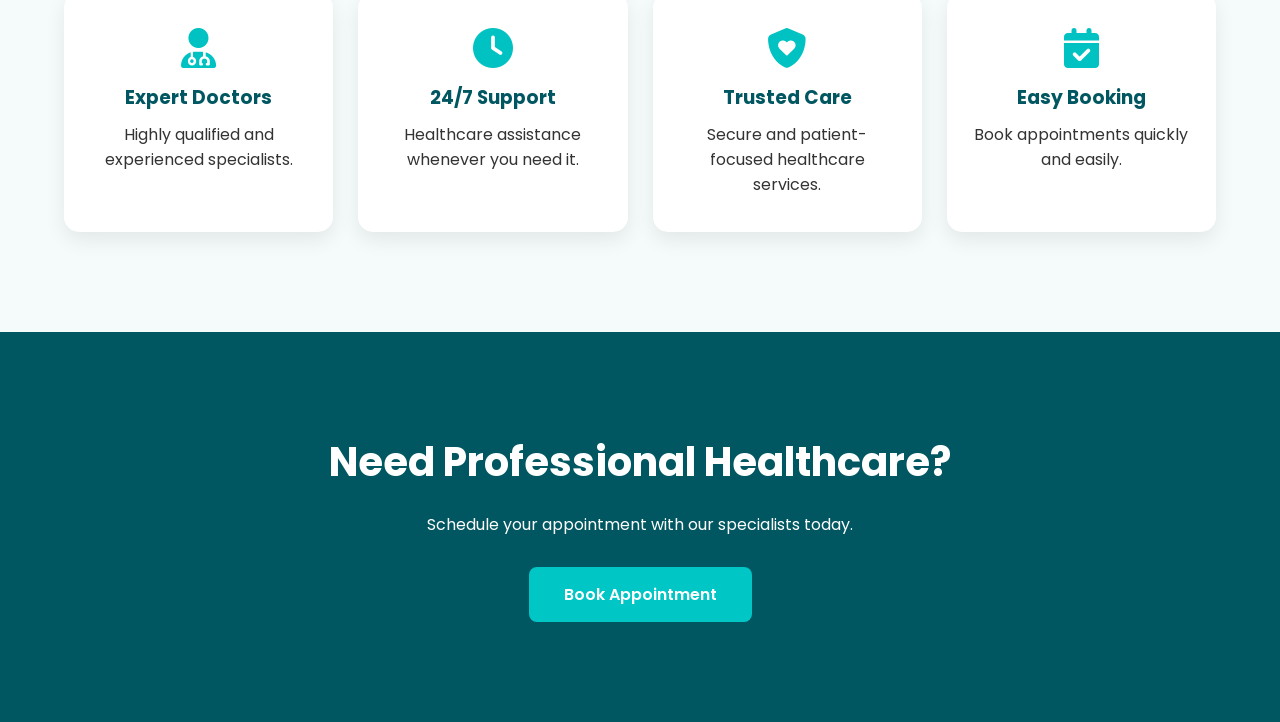
<file: assets/HTML/services.html>
<!DOCTYPE html>
<html lang="en">

<head>
    <meta charset="UTF-8">
    <meta name="viewport" content="width=device-width, initial-scale=1.0">
    <title>Services | CureHub</title>

    <link rel="stylesheet" href="../css/services.css">

    <link rel="stylesheet" href="https://cdnjs.cloudflare.com/ajax/libs/font-awesome/6.5.1/css/all.min.css">
    <link rel="shortcut icon" href="../images/favicon.png" type="image/svg+xml">
</head>

<body>

    <!-- HERO SECTION -->

    <section class="hero">

        <div class="container">

            <h4>Our Healthcare Services</h4>

            <h1>Comprehensive Medical Care For Every Patient</h1>

            <p>
                Explore our wide range of healthcare services provided by
                experienced specialists dedicated to your well-being.
            </p>

        </div>

    </section>

    <!-- SERVICES -->

    <section class="services">

        <div class="container">

            <div class="section-title">
                <h2>Medical Specialties</h2>
                <p>Choose from our expert healthcare departments.</p>
            </div>

            <div class="service-grid">

                <div class="service-card">
                    <i class="fa-solid fa-brain"></i>
                    <h3>Psychiatry</h3>
                    <p>Mental health counseling and psychiatric treatment.</p>
                </div>

                <div class="service-card">
                    <i class="fa-solid fa-person-pregnant"></i>
                    <h3>Gynecology</h3>
                    <p>Comprehensive women's healthcare services.</p>
                </div>

                <div class="service-card">
                    <i class="fa-solid fa-lungs"></i>
                    <h3>Pulmonology</h3>
                    <p>Advanced respiratory and lung disease treatment.</p>
                </div>

                <div class="service-card">
                    <i class="fa-solid fa-bone"></i>
                    <h3>Orthopedics</h3>
                    <p>Bone, muscle and joint care from specialists.</p>
                </div>

                <div class="service-card">
                    <i class="fa-solid fa-baby"></i>
                    <h3>Pediatrics</h3>
                    <p>Dedicated healthcare services for children.</p>
                </div>

                <div class="service-card">
                    <i class="fa-solid fa-stethoscope"></i>
                    <h3>Cardiology</h3>
                    <p>Heart health diagnosis and treatment services.</p>
                </div>

                <div class="service-card">
                    <i class="fa-solid fa-eye"></i>
                    <h3>Ophthalmology</h3>
                    <p>Complete eye care and vision treatment.</p>
                </div>

                <div class="service-card">
                    <i class="fa-solid fa-tooth"></i>
                    <h3>Dental Care</h3>
                    <p>Preventive and restorative dental services.</p>
                </div>

            </div>

        </div>

    </section>

    <!-- WHY CHOOSE US -->

    <section class="why-us">

        <div class="container">

            <div class="section-title">
                <h2>Why Choose CureHub?</h2>
            </div>

            <div class="features">

                <div class="feature-box">
                    <i class="fa-solid fa-user-doctor"></i>
                    <h3>Expert Doctors</h3>
                    <p>Highly qualified and experienced specialists.</p>
                </div>

                <div class="feature-box">
                    <i class="fa-solid fa-clock"></i>
                    <h3>24/7 Support</h3>
                    <p>Healthcare assistance whenever you need it.</p>
                </div>

                <div class="feature-box">
                    <i class="fa-solid fa-shield-heart"></i>
                    <h3>Trusted Care</h3>
                    <p>Secure and patient-focused healthcare services.</p>
                </div>

                <div class="feature-box">
                    <i class="fa-solid fa-calendar-check"></i>
                    <h3>Easy Booking</h3>
                    <p>Book appointments quickly and easily.</p>
                </div>

            </div>

        </div>

    </section>

    <!-- CTA -->

    <section class="cta">

        <div class="container">

            <h2>Need Professional Healthcare?</h2>

            <p>
                Schedule your appointment with our specialists today.
            </p>

            <a href="appointment.html" class="btn">
                Book Appointment
            </a>

        </div>

    </section>

</body>

</html>
</file>
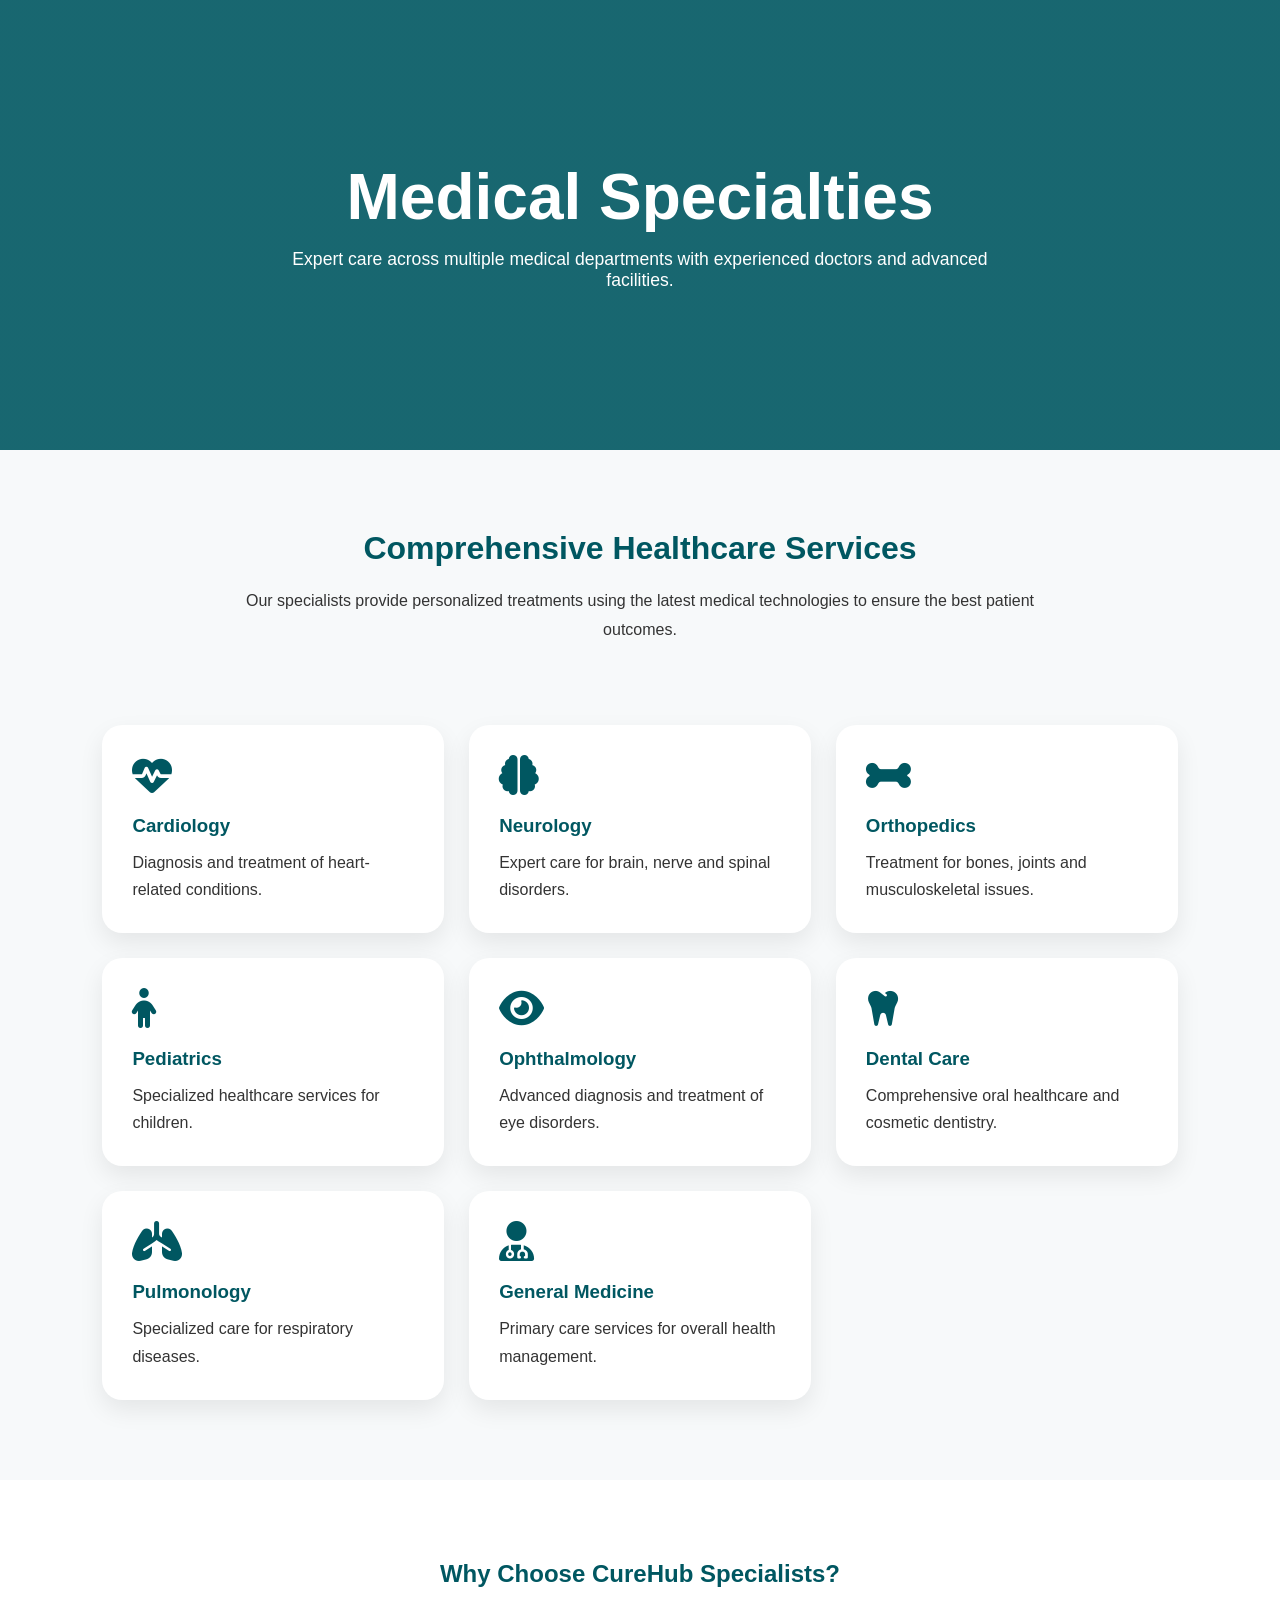
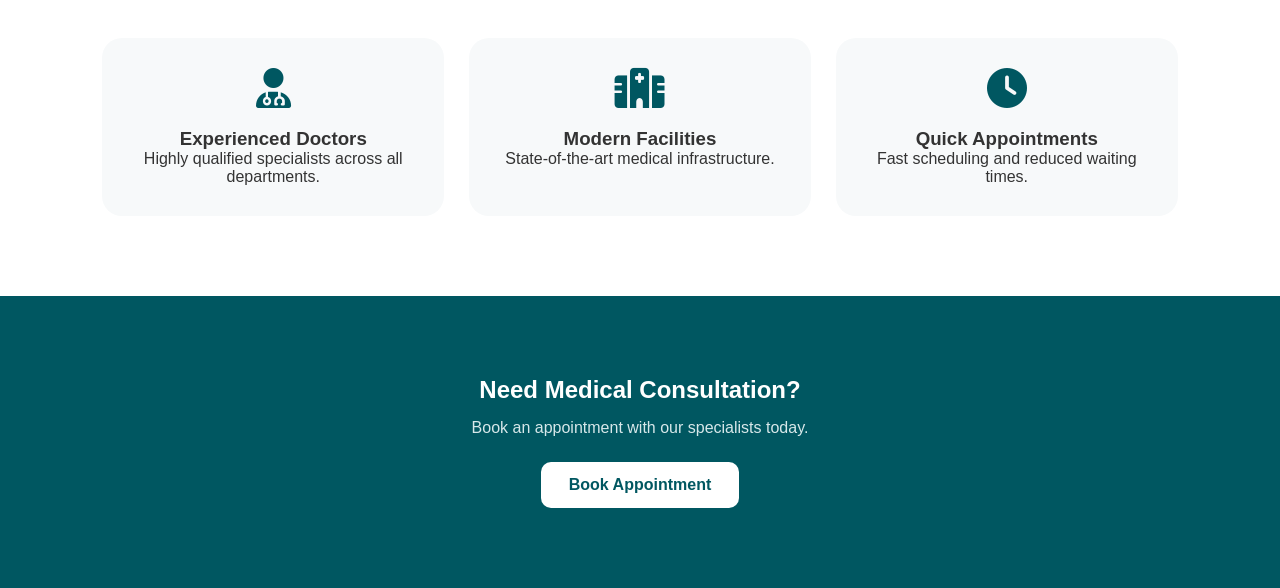
<file: assets/HTML/specialties.html>
<!DOCTYPE html>
<html lang="en">

<head>
    <meta charset="UTF-8">
    <meta name="viewport" content="width=device-width, initial-scale=1.0">
    <title>Medical Specialties | CureHub</title>

    <link rel="stylesheet" href="../css/specialties.css">

    <link rel="stylesheet" href="https://cdnjs.cloudflare.com/ajax/libs/font-awesome/6.5.2/css/all.min.css">
    <link rel="shortcut icon" href="../images/favicon.png" type="image/svg+xml">
</head>

<body>

    <!-- Hero -->

    <section class="hero">
        <div class="hero-content">
            <h1>Medical Specialties</h1>
            <p>
                Expert care across multiple medical departments
                with experienced doctors and advanced facilities.
            </p>
        </div>
    </section>

    <!-- Intro -->

    <section class="intro">
        <h2>Comprehensive Healthcare Services</h2>

        <p>
            Our specialists provide personalized treatments
            using the latest medical technologies to ensure
            the best patient outcomes.
        </p>
    </section>

    <!-- Specialties -->

    <section class="specialties">

        <div class="specialty-card">
            <i class="fas fa-heart-pulse"></i>
            <h3>Cardiology</h3>
            <p>Diagnosis and treatment of heart-related conditions.</p>
        </div>

        <div class="specialty-card">
            <i class="fas fa-brain"></i>
            <h3>Neurology</h3>
            <p>Expert care for brain, nerve and spinal disorders.</p>
        </div>

        <div class="specialty-card">
            <i class="fas fa-bone"></i>
            <h3>Orthopedics</h3>
            <p>Treatment for bones, joints and musculoskeletal issues.</p>
        </div>

        <div class="specialty-card">
            <i class="fas fa-child"></i>
            <h3>Pediatrics</h3>
            <p>Specialized healthcare services for children.</p>
        </div>

        <div class="specialty-card">
            <i class="fas fa-eye"></i>
            <h3>Ophthalmology</h3>
            <p>Advanced diagnosis and treatment of eye disorders.</p>
        </div>

        <div class="specialty-card">
            <i class="fas fa-tooth"></i>
            <h3>Dental Care</h3>
            <p>Comprehensive oral healthcare and cosmetic dentistry.</p>
        </div>

        <div class="specialty-card">
            <i class="fas fa-lungs"></i>
            <h3>Pulmonology</h3>
            <p>Specialized care for respiratory diseases.</p>
        </div>

        <div class="specialty-card">
            <i class="fas fa-user-doctor"></i>
            <h3>General Medicine</h3>
            <p>Primary care services for overall health management.</p>
        </div>

    </section>

    <!-- Features -->

    <section class="features">

        <h2>Why Choose CureHub Specialists?</h2>

        <div class="feature-grid">

            <div class="feature-box">
                <i class="fas fa-user-doctor"></i>
                <h3>Experienced Doctors</h3>
                <p>Highly qualified specialists across all departments.</p>
            </div>

            <div class="feature-box">
                <i class="fas fa-hospital"></i>
                <h3>Modern Facilities</h3>
                <p>State-of-the-art medical infrastructure.</p>
            </div>

            <div class="feature-box">
                <i class="fas fa-clock"></i>
                <h3>Quick Appointments</h3>
                <p>Fast scheduling and reduced waiting times.</p>
            </div>

        </div>

    </section>

    <!-- CTA -->

    <section class="cta">

        <h2>Need Medical Consultation?</h2>

        <p>
            Book an appointment with our specialists today.
        </p>

        <a href="appointment.html" class="btn">
            Book Appointment
        </a>

    </section>

</body>

</html>
</file>
<file: assets/css/about.css>
@import url('https://fonts.googleapis.com/css2?family=Poppins:wght@300;400;500;600;700&display=swap');

*{
    margin:0;
    padding:0;
    box-sizing:border-box;
    font-family:'Poppins',sans-serif;
}

body{
    background:#ffffff;
    color:#333;
}

.container{
    width:90%;
    max-width:1200px;
    margin:auto;
}

/* HERO */

.about-hero{
    background:#005761;
    color:white;
    text-align:center;
    padding:120px 0;
}

.about-hero h4{
    color:#22d3d3;
    margin-bottom:15px;
}

.about-hero h1{
    font-size:3rem;
    margin-bottom:20px;
}

.about-hero p{
    max-width:700px;
    margin:auto;
    line-height:1.8;
}

/* ABOUT */

.about-section{
    padding:100px 0;
}

.about-grid{
    display:grid;
    grid-template-columns:1fr 1fr;
    gap:60px;
    align-items:center;
}

.about-image img{
    width:100%;
}

.about-content h2{
    font-size:2.5rem;
    color:#005761;
    margin-bottom:20px;
}

.about-content p{
    line-height:1.8;
    margin-bottom:25px;
}

.features{
    display:grid;
    grid-template-columns:1fr 1fr;
    gap:20px;
}

.features div{
    font-weight:500;
}

.features i{
    color:#00c6c6;
    margin-right:8px;
}

/* MISSION */

.mission-section{
    background:#f4f9f9;
    padding:100px 0;
}

.mission-grid{
    display:grid;
    grid-template-columns:repeat(2,1fr);
    gap:30px;
}

.card{
    background:white;
    padding:40px;
    border-radius:15px;
    text-align:center;
    box-shadow:0 10px 25px rgba(0,0,0,.08);
}

.card i{
    font-size:40px;
    color:#00b8b8;
    margin-bottom:20px;
}

.card h3{
    color:#005761;
    margin-bottom:15px;
}

/* STATS */

.stats{
    padding:100px 0;
}

.stats-grid{
    display:grid;
    grid-template-columns:repeat(4,1fr);
    text-align:center;
    gap:30px;
}

.stats-grid h2{
    color:#005761;
    font-size:3rem;
}

.stats-grid p{
    font-size:1.1rem;
}

/* CTA */

.cta{
    background:#005761;
    color:white;
    text-align:center;
    padding:100px 20px;
}

.cta h2{
    font-size:2.5rem;
    margin-bottom:20px;
}

.cta p{
    margin-bottom:30px;
}

.btn{
    display:inline-block;
    padding:15px 35px;
    background:#00c6c6;
    color:white;
    text-decoration:none;
    border-radius:8px;
    font-weight:600;
    transition:.3s;
}

.btn:hover{
    transform:translateY(-5px);
}

/* RESPONSIVE */

@media(max-width:992px){

    .about-grid{
        grid-template-columns:1fr;
    }

    .mission-grid{
        grid-template-columns:1fr;
    }

    .stats-grid{
        grid-template-columns:repeat(2,1fr);
    }

    .about-hero h1{
        font-size:2.3rem;
    }
}

@media(max-width:768px){

    .features{
        grid-template-columns:1fr;
    }

    .stats-grid{
        grid-template-columns:1fr;
    }

    .about-hero{
        padding:80px 0;
    }

    .about-hero h1{
        font-size:2rem;
    }

    .about-content h2{
        font-size:2rem;
    }

    .cta h2{
        font-size:2rem;
    }
}
</file>
<file: assets/css/appointment.css>
*{
    margin:0;
    padding:0;
    box-sizing:border-box;
    font-family:'Segoe UI',sans-serif;
}

body{
    background:#f5f8f8;
    color:#333;
}

/* HERO */

.appointment-hero{
    background:linear-gradient(
        rgba(0,87,97,0.88),
        rgba(0,87,97,0.88)
    ),
    url('https://images.unsplash.com/photo-1576091160550-2173dba999ef?w=1600');
    background-size:cover;
    background-position:center;
    height:45vh;

    display:flex;
    align-items:center;
    justify-content:center;
    text-align:center;

    color:white;
    padding:20px;
}

.hero-content h1{
    font-size:3rem;
    margin-bottom:15px;
}

.hero-content p{
    font-size:1.1rem;
    max-width:700px;
    margin:auto;
}

/* SECTION */

.appointment-section{
    padding:80px 8%;
}

.appointment-container{
    display:grid;
    grid-template-columns:1fr 1fr;
    gap:40px;
}

/* LEFT */

.appointment-info h2{
    color:#005761;
    margin-bottom:30px;
    font-size:2rem;
}

.feature{
    display:flex;
    gap:20px;
    margin-bottom:30px;
}

.feature i{
    font-size:2rem;
    color:#005761;
    margin-top:5px;
}

.feature h3{
    margin-bottom:8px;
}

/* FORM CARD */

.appointment-form-card{
    background:white;
    padding:35px;
    border-radius:20px;
    box-shadow:0 10px 30px rgba(0,0,0,.08);
}

.appointment-form-card h2{
    color:#005761;
    margin-bottom:25px;
}

.input-group{
    margin-bottom:18px;
}

.input-group input,
.input-group select,
.input-group textarea{
    width:100%;
    padding:14px 16px;
    border:1px solid #ddd;
    border-radius:10px;
    outline:none;
    font-size:1rem;
    transition:.3s;
}

.input-group input:focus,
.input-group select:focus,
.input-group textarea:focus{
    border-color:#005761;
}

.btn{
    width:100%;
    border:none;
    background:#005761;
    color:white;
    padding:15px;
    border-radius:10px;
    cursor:pointer;
    font-size:1rem;
    font-weight:600;
    transition:.3s;
}

.btn:hover{
    background:#00707b;
    transform:translateY(-2px);
}

/* TABLETS */

@media(max-width:992px){

    .appointment-container{
        grid-template-columns:1fr;
    }

    .appointment-info{
        text-align:center;
    }

    .feature{
        justify-content:center;
        text-align:left;
    }
}

/* MOBILE */

@media(max-width:768px){

    .appointment-section{
        padding:60px 20px;
    }

    .hero-content h1{
        font-size:2.2rem;
    }

    .hero-content p{
        font-size:1rem;
    }

    .appointment-form-card{
        padding:25px;
    }
}

@media(max-width:480px){

    .appointment-hero{
        height:40vh;
    }

    .hero-content h1{
        font-size:1.8rem;
    }

    .appointment-info h2{
        font-size:1.6rem;
    }

    .feature{
        flex-direction:column;
        text-align:center;
    }

    .feature i{
        margin:auto;
    }
}
</file>
<file: assets/css/contact.css>
@import url('https://fonts.googleapis.com/css2?family=Poppins:wght@300;400;500;600;700&display=swap');

*{
    margin:0;
    padding:0;
    box-sizing:border-box;
    font-family:'Poppins',sans-serif;
}

body{
    overflow-x:hidden;
    color:#333;
}

.container{
    width:90%;
    max-width:1200px;
    margin:auto;
}

/* HERO */

.contact-hero{
    background:#005761;
    color:white;
    text-align:center;
    padding:120px 20px;
}

.contact-hero h4{
    color:#1fd7d7;
    margin-bottom:15px;
}

.contact-hero h1{
    font-size:3rem;
    margin-bottom:20px;
}

.contact-hero p{
    max-width:700px;
    margin:auto;
    line-height:1.8;
}

/* INFO */

.contact-info{
    padding:80px 0;
}

.info-grid{
    display:grid;
    grid-template-columns:repeat(4,1fr);
    gap:25px;
}

.info-card{
    background:white;
    text-align:center;
    padding:35px 25px;
    border-radius:15px;
    box-shadow:0 10px 25px rgba(0,0,0,.08);
}

.info-card i{
    font-size:40px;
    color:#00c5c5;
    margin-bottom:20px;
}

.info-card h3{
    color:#005761;
    margin-bottom:10px;
}

/* FORM */

.contact-section{
    padding:80px 0;
}

.contact-grid{
    display:grid;
    grid-template-columns:1fr 1fr;
    gap:50px;
    align-items:center;
}

.contact-content h2{
    color:#005761;
    margin-bottom:15px;
    font-size:2.5rem;
}

.contact-content p{
    margin-bottom:30px;
}

form{
    display:flex;
    flex-direction:column;
    gap:15px;
}

form input,
form textarea{
    padding:15px;
    border:1px solid #ddd;
    border-radius:8px;
    outline:none;
}

form button{
    background:#00c5c5;
    color:white;
    border:none;
    padding:15px;
    border-radius:8px;
    cursor:pointer;
    font-weight:600;
}

.contact-image img{
    width:100%;
    border-radius:20px;
}

/* MAP */

.map-section{
    padding:80px 0;
}

.map-section h2{
    text-align:center;
    color:#005761;
    margin-bottom:40px;
    font-size:2.5rem;
}

.map iframe{
    width:100%;
    height:450px;
    border:none;
    border-radius:20px;
}

/* FAQ */

.faq-section{
    background:#f5fafb;
    padding:100px 0;
}

.faq-section h2{
    text-align:center;
    color:#005761;
    margin-bottom:50px;
    font-size:2.5rem;
}

.faq-grid{
    display:grid;
    grid-template-columns:repeat(3,1fr);
    gap:25px;
}

.faq-card{
    background:white;
    padding:30px;
    border-radius:15px;
    box-shadow:0 10px 25px rgba(0,0,0,.08);
}

.faq-card h3{
    color:#005761;
    margin-bottom:15px;
}

/* RESPONSIVE */

@media(max-width:992px){

    .info-grid{
        grid-template-columns:repeat(2,1fr);
    }

    .contact-grid{
        grid-template-columns:1fr;
    }

    .faq-grid{
        grid-template-columns:repeat(2,1fr);
    }

    .contact-hero h1{
        font-size:2.5rem;
    }
}

@media(max-width:768px){

    .info-grid,
    .faq-grid{
        grid-template-columns:1fr;
    }

    .contact-hero{
        padding:90px 20px;
    }

    .contact-hero h1{
        font-size:2rem;
    }

    .contact-content h2,
    .map-section h2,
    .faq-section h2{
        font-size:2rem;
    }

    .map iframe{
        height:350px;
    }
}

@media(max-width:480px){

    .contact-hero h1{
        font-size:1.7rem;
    }

    .contact-content h2,
    .map-section h2,
    .faq-section h2{
        font-size:1.7rem;
    }

    form input,
    form textarea,
    form button{
        font-size:14px;
    }
}
</file>
<file: assets/css/doctor.css>
@import url('https://fonts.googleapis.com/css2?family=Poppins:wght@300;400;500;600;700&display=swap');

*{
    margin:0;
    padding:0;
    box-sizing:border-box;
    font-family:'Poppins',sans-serif;
}

body{
    background:#fff;
}

.container{
    width:90%;
    max-width:1200px;
    margin:auto;
}

/* HERO */

.hero{
    background:#005761;
    color:white;
    text-align:center;
    padding:120px 20px;
}

.hero h4{
    color:#25d0d0;
    margin-bottom:15px;
}

.hero h1{
    font-size:3rem;
    margin-bottom:20px;
}

.hero p{
    max-width:700px;
    margin:auto;
    line-height:1.8;
}

/* SEARCH */

.search-section{
    padding:60px 0;
}

.search-box{
    display:flex;
    gap:15px;
    justify-content:center;
    flex-wrap:wrap;
}

.search-box input,
.search-box select{
    padding:15px;
    border:1px solid #ddd;
    border-radius:8px;
    min-width:250px;
}

.search-box button{
    padding:15px 30px;
    background:#00c2c2;
    color:white;
    border:none;
    border-radius:8px;
    cursor:pointer;
}

/* DOCTORS */

.doctors{
    padding:100px 0;
}

.section-title{
    text-align:center;
    margin-bottom:50px;
}

.section-title h2{
    color:#005761;
    font-size:2.5rem;
}

.doctor-grid{
    display:grid;
    grid-template-columns:repeat(3,1fr);
    gap:30px;
}

.doctor-card{
    background:white;
    padding:30px;
    text-align:center;
    border-radius:15px;
    box-shadow:0 10px 25px rgba(0,0,0,.08);
    transition:.3s;
}

.doctor-card:hover{
    transform:translateY(-10px);
}

.doctor-card img{
    width:120px;
    height:120px;
    border-radius:50%;
    object-fit:cover;
    margin-bottom:20px;
}

.doctor-card h3{
    color:#005761;
    margin-bottom:8px;
}

.doctor-card span{
    color:#00b7b7;
    font-weight:600;
}

.doctor-card p{
    margin:20px 0;
    color:#666;
}

.doctor-card a{
    display:inline-block;
    padding:12px 25px;
    background:#00bebe;
    color:white;
    text-decoration:none;
    border-radius:6px;
}

/* STATS */

.stats{
    background:#f6fafa;
    padding:100px 0;
}

.stats-grid{
    display:grid;
    grid-template-columns:repeat(4,1fr);
    text-align:center;
    gap:30px;
}

.stats-grid h2{
    color:#005761;
    font-size:3rem;
}

.stats-grid p{
    color:#555;
}

/* CTA */

.cta{
    background:#005761;
    color:white;
    text-align:center;
    padding:100px 20px;
}

.cta h2{
    font-size:2.5rem;
    margin-bottom:20px;
}

.cta p{
    margin-bottom:30px;
}

.btn{
    display:inline-block;
    background:#00c6c6;
    color:white;
    padding:15px 35px;
    border-radius:8px;
    text-decoration:none;
    font-weight:600;
}

/* RESPONSIVE */

@media(max-width:992px){

    .doctor-grid{
        grid-template-columns:repeat(2,1fr);
    }

    .stats-grid{
        grid-template-columns:repeat(2,1fr);
    }

    .hero h1{
        font-size:2.4rem;
    }
}

@media(max-width:768px){

    .doctor-grid{
        grid-template-columns:1fr;
    }

    .stats-grid{
        grid-template-columns:1fr;
    }

    .hero{
        padding:80px 20px;
    }

    .hero h1{
        font-size:2rem;
    }

    .search-box{
        flex-direction:column;
    }

    .search-box input,
    .search-box select,
    .search-box button{
        width:100%;
    }

    .cta h2{
        font-size:2rem;
    }
}
</file>
<file: assets/css/faq.css>
*{
margin:0;
padding:0;
box-sizing:border-box;
font-family:'Segoe UI',sans-serif;
}

html,
body{
overflow-x:hidden;
}

body{
background:#f7f9fa;
color:#333;
}

/* HERO */

.hero{
min-height:45vh;

display:flex;
align-items:center;
justify-content:center;
text-align:center;
padding:20px;

background:linear-gradient(
rgba(0,87,97,.9),
rgba(0,87,97,.9)
);
}

.hero-content h1{
color:#fff;
font-size:clamp(2rem,5vw,4rem);
margin-bottom:15px;
}

.hero-content p{
color:#dceff0;
max-width:700px;
margin:auto;
}

/* FAQ */

.faq-section{
padding:80px 8%;
}

.section-title{
text-align:center;
margin-bottom:50px;
}

.section-title h2{
color:#005761;
}

.faq-container{
max-width:900px;
margin:auto;
}

details{
background:#fff;
margin-bottom:20px;
padding:20px 25px;

border-radius:15px;

box-shadow:0 8px 20px rgba(0,0,0,.08);
}

summary{
cursor:pointer;
font-weight:600;
color:#005761;
font-size:1.05rem;
}

details p{
margin-top:15px;
line-height:1.8;
}

@media(max-width:768px){

.faq-section{
padding:60px 20px;
}

details{
padding:18px;
}
}

@media(max-width:480px){

.hero{
min-height:35vh;
}

summary{
font-size:1rem;
}
}
</file>
<file: assets/css/join-doctor.css>
*{
    margin:0;
    padding:0;
    box-sizing:border-box;
    font-family:'Segoe UI',sans-serif;
}

html,
body{
    width:100%;
    overflow-x:hidden;
}

body{
    background:#f7f9fa;
    color:#333;
}

/* HERO */

.hero{
    min-height:50vh;

    background:
    linear-gradient(
    rgba(0,87,97,.9),
    rgba(0,87,97,.9));

    display:flex;
    justify-content:center;
    align-items:center;

    text-align:center;
    padding:20px;
}

.hero-content h1{
    color:#fff;
    font-size:clamp(2.2rem,5vw,4rem);
    margin-bottom:15px;
}

.hero-content p{
    color:#dceff0;
    max-width:700px;
    margin:auto;
}

/* BENEFITS */

.benefits{
    padding:80px 8%;
}

.section-title{
    text-align:center;
    margin-bottom:50px;
}

.section-title h2{
    color:#005761;
    margin-bottom:15px;
}

.benefit-grid{
    display:grid;
    grid-template-columns:repeat(auto-fit,minmax(250px,1fr));
    gap:25px;
}

.benefit-card{
    background:#fff;
    padding:30px;
    border-radius:20px;
    text-align:center;

    box-shadow:0 10px 25px rgba(0,0,0,.08);

    transition:.3s;
}

.benefit-card:hover{
    transform:translateY(-8px);
}

.benefit-card i{
    font-size:2.5rem;
    color:#005761;
    margin-bottom:20px;
}

/* FORM */

.doctor-form-section{
    padding:0 8% 80px;
}

.form-container{
    display:grid;
    grid-template-columns:1fr 1fr;
    gap:40px;
    align-items:center;
}

.form-info h2{
    color:#005761;
    margin-bottom:20px;
    font-size:2rem;
}

.form-card{
    background:#fff;
    padding:35px;

    border-radius:20px;

    box-shadow:0 10px 30px rgba(0,0,0,.08);
}

.input-group{
    margin-bottom:18px;
}

.input-group input,
.input-group textarea{
    width:100%;
    padding:14px 16px;

    border:1px solid #ddd;
    border-radius:10px;

    outline:none;

    transition:.3s;
}

.input-group input:focus,
.input-group textarea:focus{
    border-color:#005761;
}

.btn{
    width:100%;
    border:none;

    background:#005761;
    color:#fff;

    padding:15px;

    border-radius:10px;

    cursor:pointer;
    font-size:1rem;

    transition:.3s;
}

.btn:hover{
    background:#00717c;
}

/* CTA */

.cta{
    background:#005761;
    text-align:center;
    padding:80px 20px;
}

.cta h2{
    color:#fff;
    margin-bottom:15px;
}

.cta p{
    color:#dceff0;
    max-width:700px;
    margin:auto auto 25px;
}

.cta-btn{
    display:inline-block;

    background:#fff;
    color:#005761;

    text-decoration:none;

    padding:14px 30px;
    border-radius:10px;

    font-weight:600;

    transition:.3s;
}

.cta-btn:hover{
    transform:translateY(-3px);
}

/* TABLET */

@media(max-width:992px){

    .form-container{
        grid-template-columns:1fr;
    }

    .form-info{
        text-align:center;
    }
}

/* MOBILE */

@media(max-width:768px){

    .benefits{
        padding:60px 20px;
    }

    .doctor-form-section{
        padding:0 20px 60px;
    }

    .form-card{
        padding:25px;
    }
}

@media(max-width:480px){

    .hero{
        min-height:40vh;
    }

    .hero-content p{
        font-size:.95rem;
    }

    .form-card{
        padding:20px;
        border-radius:15px;
    }

    .benefit-card{
        padding:25px;
    }
}
</file>
<file: assets/css/packages.css>
*{
    margin:0;
    padding:0;
    box-sizing:border-box;
    font-family:'Segoe UI',sans-serif;
}

html,
body{
    overflow-x:hidden;
    width:100%;
}

body{
    background:#f7f9fa;
    color:#333;
}

/* HERO */

.hero{
    min-height:50vh;

    background:
    linear-gradient(
    rgba(0,87,97,.9),
    rgba(0,87,97,.9)),
    url('https://images.unsplash.com/photo-1576091160399-112ba8d25d1f?w=1600');

    background-size:cover;
    background-position:center;

    display:flex;
    justify-content:center;
    align-items:center;

    text-align:center;
    padding:20px;
}

.hero-content h1{
    color:#fff;
    font-size:clamp(2.2rem,5vw,4rem);
    margin-bottom:15px;
}

.hero-content p{
    color:#e7f5f7;
    max-width:700px;
    margin:auto;
    font-size:1.1rem;
}

/* INTRO */

.intro{
    padding:80px 8%;
    text-align:center;
}

.intro h2{
    color:#005761;
    margin-bottom:20px;
    font-size:2rem;
}

.intro p{
    max-width:850px;
    margin:auto;
    line-height:1.8;
}

/* PACKAGES */

.packages{
    padding:0 8% 80px;

    display:grid;
    grid-template-columns:repeat(auto-fit,minmax(300px,1fr));
    gap:30px;
}

.package-card{
    background:#fff;
    border-radius:24px;
    padding:35px;
    position:relative;

    box-shadow:0 12px 30px rgba(0,0,0,.08);

    transition:.3s;
}

.package-card:hover{
    transform:translateY(-10px);
}

.featured{
    border:3px solid #005761;
}

.badge{
    position:absolute;
    top:20px;
    right:20px;

    background:#005761;
    color:#fff;

    padding:6px 14px;
    border-radius:20px;
    font-size:.85rem;
}

.package-icon{
    width:80px;
    height:80px;

    margin:auto;

    background:#e9f5f5;

    border-radius:50%;

    display:flex;
    align-items:center;
    justify-content:center;
}

.package-icon i{
    font-size:2rem;
    color:#005761;
}

.package-card h3{
    text-align:center;
    color:#005761;
    margin:25px 0 15px;
}

.price{
    text-align:center;
    font-size:2rem;
    font-weight:700;
    margin-bottom:25px;
}

.package-card ul{
    list-style:none;
    margin-bottom:30px;
}

.package-card ul li{
    padding:12px 0;
    border-bottom:1px solid #eee;
}

.btn{
    display:block;
    text-align:center;
    text-decoration:none;

    background:#005761;
    color:#fff;

    padding:14px;
    border-radius:10px;

    transition:.3s;
}

.btn:hover{
    background:#00717c;
}

/* BENEFITS */

.benefits{
    background:#fff;
    padding:80px 8%;
}

.benefits h2{
    text-align:center;
    color:#005761;
    margin-bottom:50px;
}

.benefits-grid{
    display:grid;
    grid-template-columns:repeat(auto-fit,minmax(250px,1fr));
    gap:25px;
}

.benefit-card{
    text-align:center;
    padding:30px;
    background:#f7f9fa;
    border-radius:20px;
}

.benefit-card i{
    font-size:2.5rem;
    color:#005761;
    margin-bottom:15px;
}

.benefit-card h3{
    margin-bottom:10px;
}

/* CTA */

.cta{
    background:#005761;
    text-align:center;
    padding:90px 20px;
}

.cta h2{
    color:#fff;
    margin-bottom:15px;
}

.cta p{
    color:#dceff0;
    max-width:700px;
    margin:auto auto 25px;
}

.cta-btn{
    display:inline-block;

    background:#fff;
    color:#005761;

    padding:15px 30px;
    border-radius:10px;

    text-decoration:none;
    font-weight:600;

    transition:.3s;
}

.cta-btn:hover{
    transform:translateY(-3px);
}

/* TABLET */

@media(max-width:768px){

    .intro,
    .benefits{
        padding:60px 20px;
    }

    .packages{
        padding:0 20px 60px;
    }
}

/* MOBILE */

@media(max-width:480px){

    .hero{
        min-height:40vh;
    }

    .hero-content p{
        font-size:.95rem;
    }

    .package-card{
        padding:25px;
    }

    .price{
        font-size:1.7rem;
    }

    .cta{
        padding:70px 20px;
    }
}
</file>
<file: assets/css/privacy.css>
*{
    margin:0;
    padding:0;
    box-sizing:border-box;
    font-family:'Segoe UI',sans-serif;
}

html,
body{
    width:100%;
    overflow-x:hidden;
}

body{
    background:#f7f9fa;
    color:#333;
    line-height:1.8;
}

/* HERO */

.hero{
    min-height:40vh;

    background:
    linear-gradient(
    rgba(0,87,97,.92),
    rgba(0,87,97,.92));

    display:flex;
    align-items:center;
    justify-content:center;

    text-align:center;
    padding:20px;
}

.hero-content h1{
    color:#fff;
    font-size:clamp(2rem,5vw,4rem);
    margin-bottom:15px;
}

.hero-content p{
    color:#e4f4f5;
    font-size:1.1rem;
}

/* CONTENT */

.privacy-container{
    padding:80px 8%;
}

.privacy-card{
    background:#fff;

    max-width:1000px;
    margin:auto;

    padding:50px;

    border-radius:20px;

    box-shadow:0 10px 30px rgba(0,0,0,.08);
}

.privacy-card h2{
    color:#005761;
    margin-top:30px;
    margin-bottom:15px;
}

.privacy-card p{
    margin-bottom:15px;
}

.privacy-card ul{
    margin-left:25px;
    margin-bottom:20px;
}

.privacy-card ul li{
    margin-bottom:10px;
}

.last-update{
    margin-top:40px;

    padding-top:20px;

    border-top:1px solid #ddd;

    font-weight:600;
    color:#005761;
}

/* TABLET */

@media(max-width:768px){

    .privacy-container{
        padding:60px 20px;
    }

    .privacy-card{
        padding:35px;
    }
}

/* MOBILE */

@media(max-width:480px){

    .hero{
        min-height:30vh;
    }

    .hero-content p{
        font-size:.95rem;
    }

    .privacy-card{
        padding:25px 20px;
        border-radius:15px;
    }

    .privacy-card h2{
        font-size:1.3rem;
    }

    .privacy-card ul{
        margin-left:20px;
    }
}


a{
    text-decoration: none;
    color: #005761;
}
</file>
<file: assets/css/services.css>
@import url('https://fonts.googleapis.com/css2?family=Poppins:wght@300;400;500;600;700&display=swap');

*{
    margin:0;
    padding:0;
    box-sizing:border-box;
    font-family:'Poppins',sans-serif;
}

body{
    background:#fff;
    color:#333;
    overflow-x:hidden;
}

.container{
    width:90%;
    max-width:1200px;
    margin:auto;
}

/* HERO */

.hero{
    background:#005761;
    color:white;
    text-align:center;
    padding:120px 20px;
}

.hero h4{
    color:#20d6d6;
    margin-bottom:15px;
}

.hero h1{
    font-size:3rem;
    margin-bottom:20px;
}

.hero p{
    max-width:700px;
    margin:auto;
    line-height:1.8;
}

/* SECTION TITLE */

.section-title{
    text-align:center;
    margin-bottom:60px;
}

.section-title h2{
    color:#005761;
    font-size:2.5rem;
    margin-bottom:10px;
}

.section-title p{
    color:#666;
}

/* SERVICES */

.services{
    padding:100px 0;
}

.service-grid{
    display:grid;
    grid-template-columns:repeat(4,1fr);
    gap:30px;
}

.service-card{
    background:white;
    padding:40px 25px;
    border-radius:15px;
    text-align:center;
    box-shadow:0 10px 25px rgba(0,0,0,.08);
    transition:.3s;
}

.service-card:hover{
    transform:translateY(-10px);
}

.service-card i{
    font-size:45px;
    color:#00bcbc;
    margin-bottom:20px;
}

.service-card h3{
    color:#005761;
    margin-bottom:15px;
}

.service-card p{
    color:#666;
    line-height:1.7;
}

/* WHY US */

.why-us{
    background:#f5fafb;
    padding:100px 0;
}

.features{
    display:grid;
    grid-template-columns:repeat(4,1fr);
    gap:25px;
}

.feature-box{
    background:white;
    padding:35px 25px;
    text-align:center;
    border-radius:15px;
    box-shadow:0 8px 20px rgba(0,0,0,.08);
}

.feature-box i{
    font-size:40px;
    color:#00c2c2;
    margin-bottom:15px;
}

.feature-box h3{
    color:#005761;
    margin-bottom:10px;
}

/* CTA */

.cta{
    background:#005761;
    color:white;
    text-align:center;
    padding:100px 20px;
}

.cta h2{
    font-size:2.5rem;
    margin-bottom:20px;
}

.cta p{
    margin-bottom:30px;
}

.btn{
    display:inline-block;
    background:#00c6c6;
    color:white;
    text-decoration:none;
    padding:15px 35px;
    border-radius:8px;
    font-weight:600;
    transition:.3s;
}

.btn:hover{
    transform:translateY(-5px);
}

/* RESPONSIVE */

@media(max-width:1200px){

    .service-grid{
        grid-template-columns:repeat(3,1fr);
    }

    .features{
        grid-template-columns:repeat(2,1fr);
    }

}

@media(max-width:992px){

    .service-grid{
        grid-template-columns:repeat(2,1fr);
    }

    .hero h1{
        font-size:2.4rem;
    }

}

@media(max-width:768px){

    .service-grid{
        grid-template-columns:1fr;
    }

    .features{
        grid-template-columns:1fr;
    }

    .hero{
        padding:90px 20px;
    }

    .hero h1{
        font-size:2rem;
    }

    .section-title h2{
        font-size:2rem;
    }

    .cta h2{
        font-size:2rem;
    }

}

@media(max-width:480px){

    .hero h1{
        font-size:1.8rem;
    }

    .hero p{
        font-size:14px;
    }

    .service-card{
        padding:30px 20px;
    }

}
</file>
<file: assets/css/specialties.css>
*{
    margin:0;
    padding:0;
    box-sizing:border-box;
    font-family:'Segoe UI',sans-serif;
}

html,
body{
    overflow-x:hidden;
}

body{
    background:#f7f9fa;
    color:#333;
}

/* HERO */

.hero{
    min-height:50vh;
    background:linear-gradient(
    rgba(0,87,97,.90),
    rgba(0,87,97,.90)),
    url('https://images.unsplash.com/photo-1519494026892-80bbd2d6fd0f?w=1600');

    background-size:cover;
    background-position:center;

    display:flex;
    align-items:center;
    justify-content:center;

    text-align:center;
    padding:20px;
}

.hero-content h1{
    color:#fff;
    font-size:clamp(2.2rem,5vw,4rem);
    margin-bottom:15px;
}

.hero-content p{
    color:#fff;
    max-width:700px;
    margin:auto;
    font-size:1.1rem;
}

/* INTRO */

.intro{
    padding:80px 8%;
    text-align:center;
}

.intro h2{
    color:#005761;
    margin-bottom:20px;
    font-size:2rem;
}

.intro p{
    max-width:800px;
    margin:auto;
    line-height:1.8;
}

/* SPECIALTIES */

.specialties{
    padding:0 8% 80px;

    display:grid;
    grid-template-columns:repeat(auto-fit,minmax(260px,1fr));
    gap:25px;
}

.specialty-card{
    background:#fff;
    padding:30px;
    border-radius:20px;

    box-shadow:0 10px 25px rgba(0,0,0,.08);

    transition:.3s;
}

.specialty-card:hover{
    transform:translateY(-10px);
}

.specialty-card i{
    font-size:2.5rem;
    color:#005761;
    margin-bottom:20px;
}

.specialty-card h3{
    margin-bottom:12px;
    color:#005761;
}

.specialty-card p{
    line-height:1.7;
}

/* FEATURES */

.features{
    background:#fff;
    padding:80px 8%;
    text-align:center;
}

.features h2{
    color:#005761;
    margin-bottom:50px;
}

.feature-grid{
    display:grid;
    grid-template-columns:repeat(auto-fit,minmax(250px,1fr));
    gap:25px;
}

.feature-box{
    background:#f7f9fa;
    padding:30px;
    border-radius:20px;
}

.feature-box i{
    font-size:2.5rem;
    color:#005761;
    margin-bottom:20px;
}

/* CTA */

.cta{
    background:#005761;
    text-align:center;
    padding:80px 20px;
}

.cta h2{
    color:#fff;
    margin-bottom:15px;
}

.cta p{
    color:#d7e8ea;
    margin-bottom:25px;
}

.btn{
    display:inline-block;
    background:#fff;
    color:#005761;
    padding:14px 28px;
    text-decoration:none;
    border-radius:10px;
    font-weight:600;
    transition:.3s;
}

.btn:hover{
    transform:translateY(-3px);
}

/* TABLET */

@media(max-width:768px){

    .intro{
        padding:60px 20px;
    }

    .specialties{
        padding:0 20px 60px;
    }

    .features{
        padding:60px 20px;
    }
}

/* MOBILE */

@media(max-width:480px){

    .hero{
        min-height:40vh;
    }

    .hero-content p{
        font-size:.95rem;
    }

    .specialty-card,
    .feature-box{
        padding:25px;
    }
}
</file>
